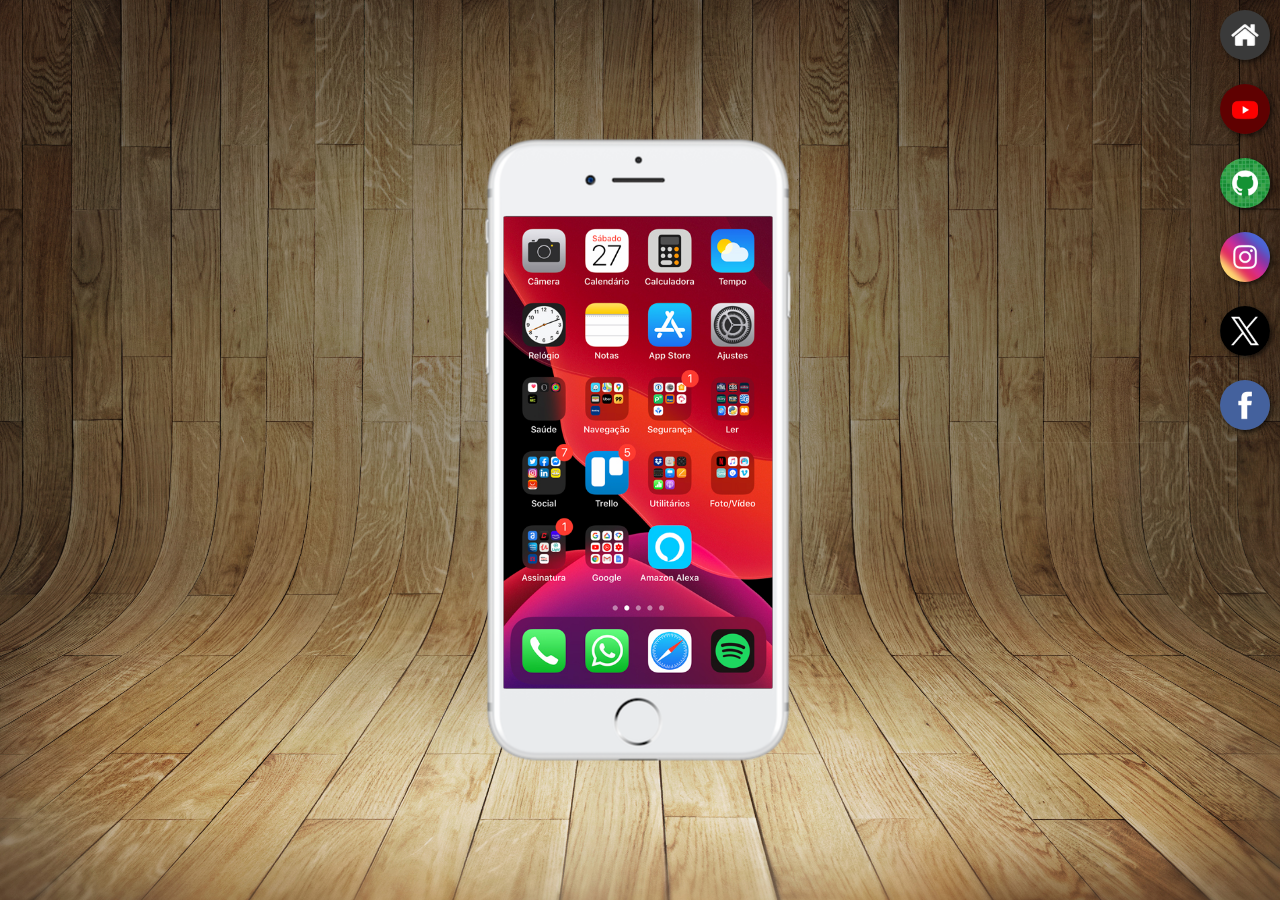
<file: index.html>
<!DOCTYPE html>
<html lang="pt-br">
<head>
    <meta charset="UTF-8">
    <meta name="viewport" content="width=device-width, initial-scale=1.0">
    <link rel="shortcut icon" href="favicon.ico" type="image/x-icon">
    <title>Projeto Redes Sociais</title>
    <link rel="stylesheet" href="estilos/style.css">
</head>
<body>
    <main>
        <section id="telefone">
            <iframe  id="tela" src="home.html" name="tela" frameborder="0">Seu navegador não é compatível com isso.</iframe>

        </section>
        <section id="redes-sociais">
            <a href="home.html" target="tela"><img src="imagens/logo-home.jpg" alt=""></a><br>
            <a href="youtube.html" target="tela"><img src="imagens/logo-youtube.jpg" alt=""></a><br>
            <a href="github.html" target="tela"><img src="imagens/logo-github.jpg" alt=""></a><br>
            <a href="instagram.html" target="tela"><img src="imagens/logo-instagram.jpg" alt=""></a><br>
            <a href="x.html" target="tela"><img src="imagens/logo-x.jpg" alt=""></a><br>
            <a href="facebook.html" target="tela"><img src="imagens/logo-facebook.jpg" alt=""></a>

        </section>
    </main>
</body>
</html>
</file>
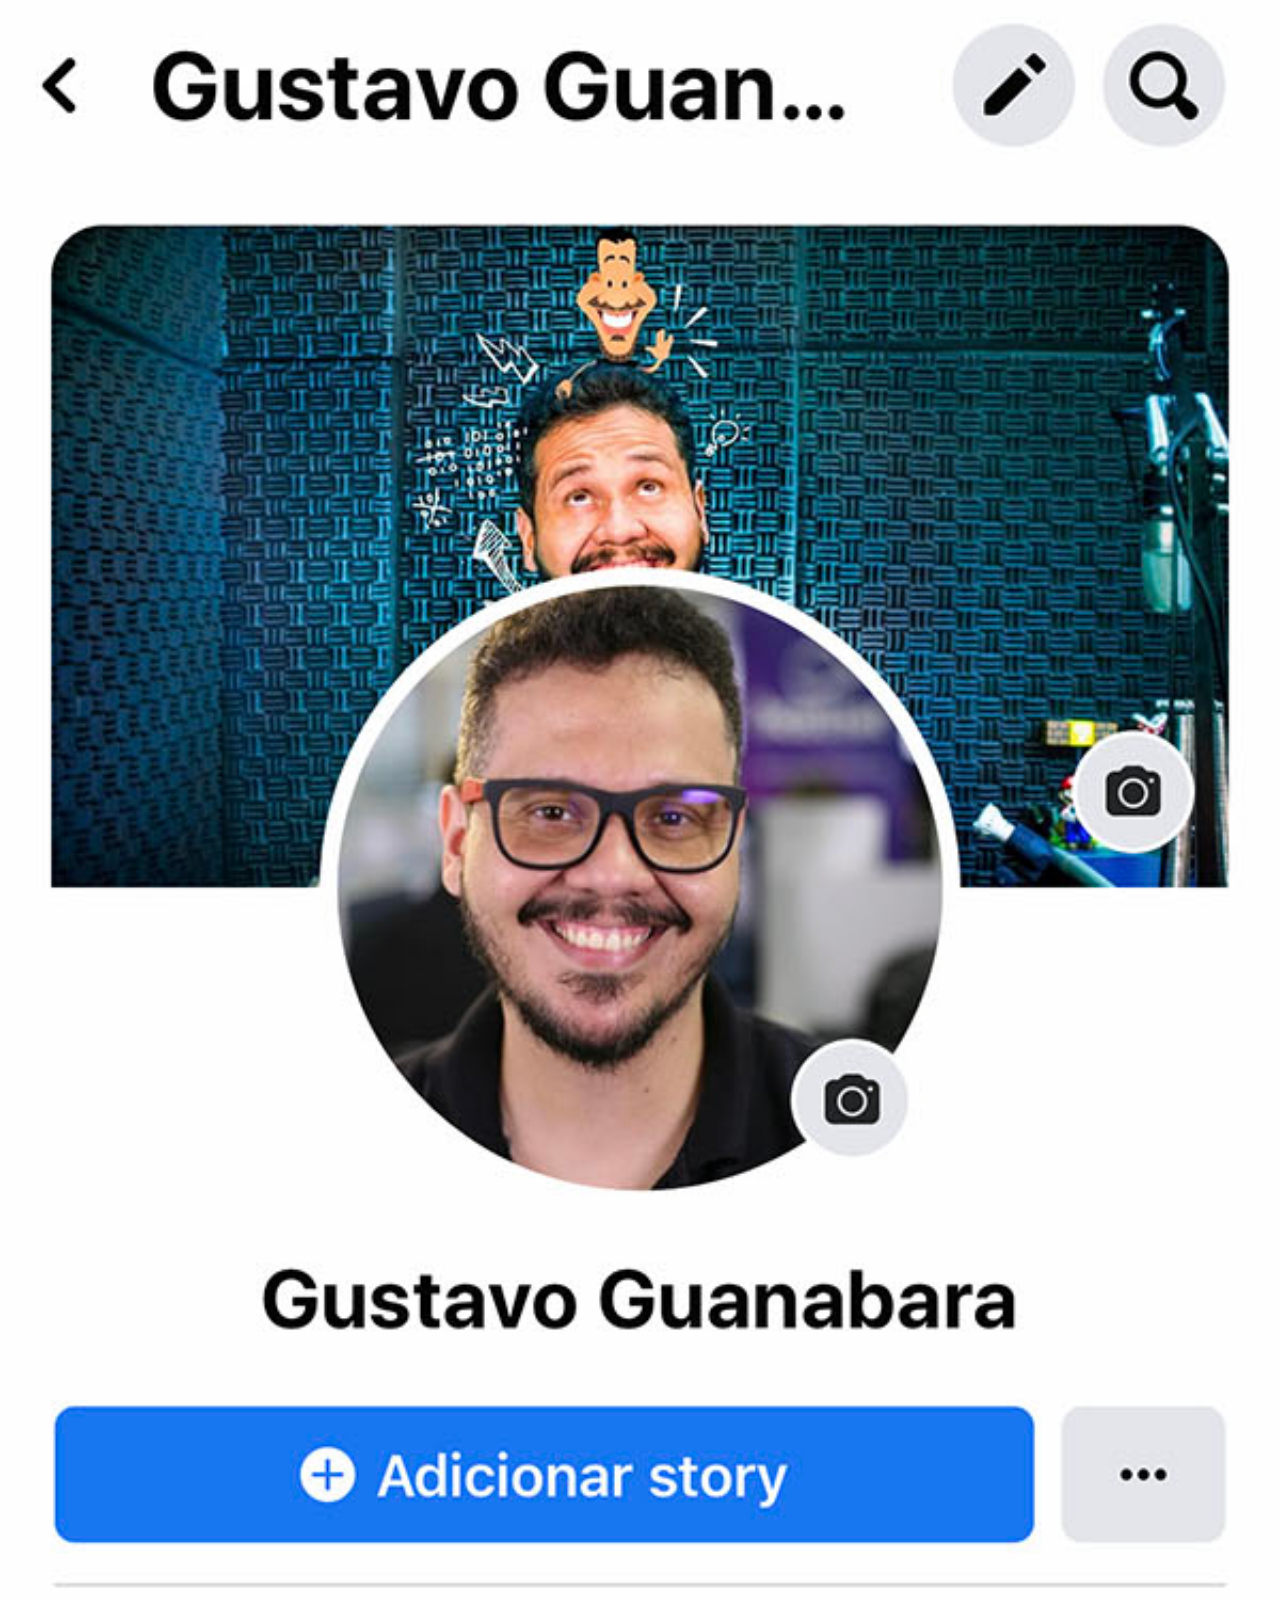
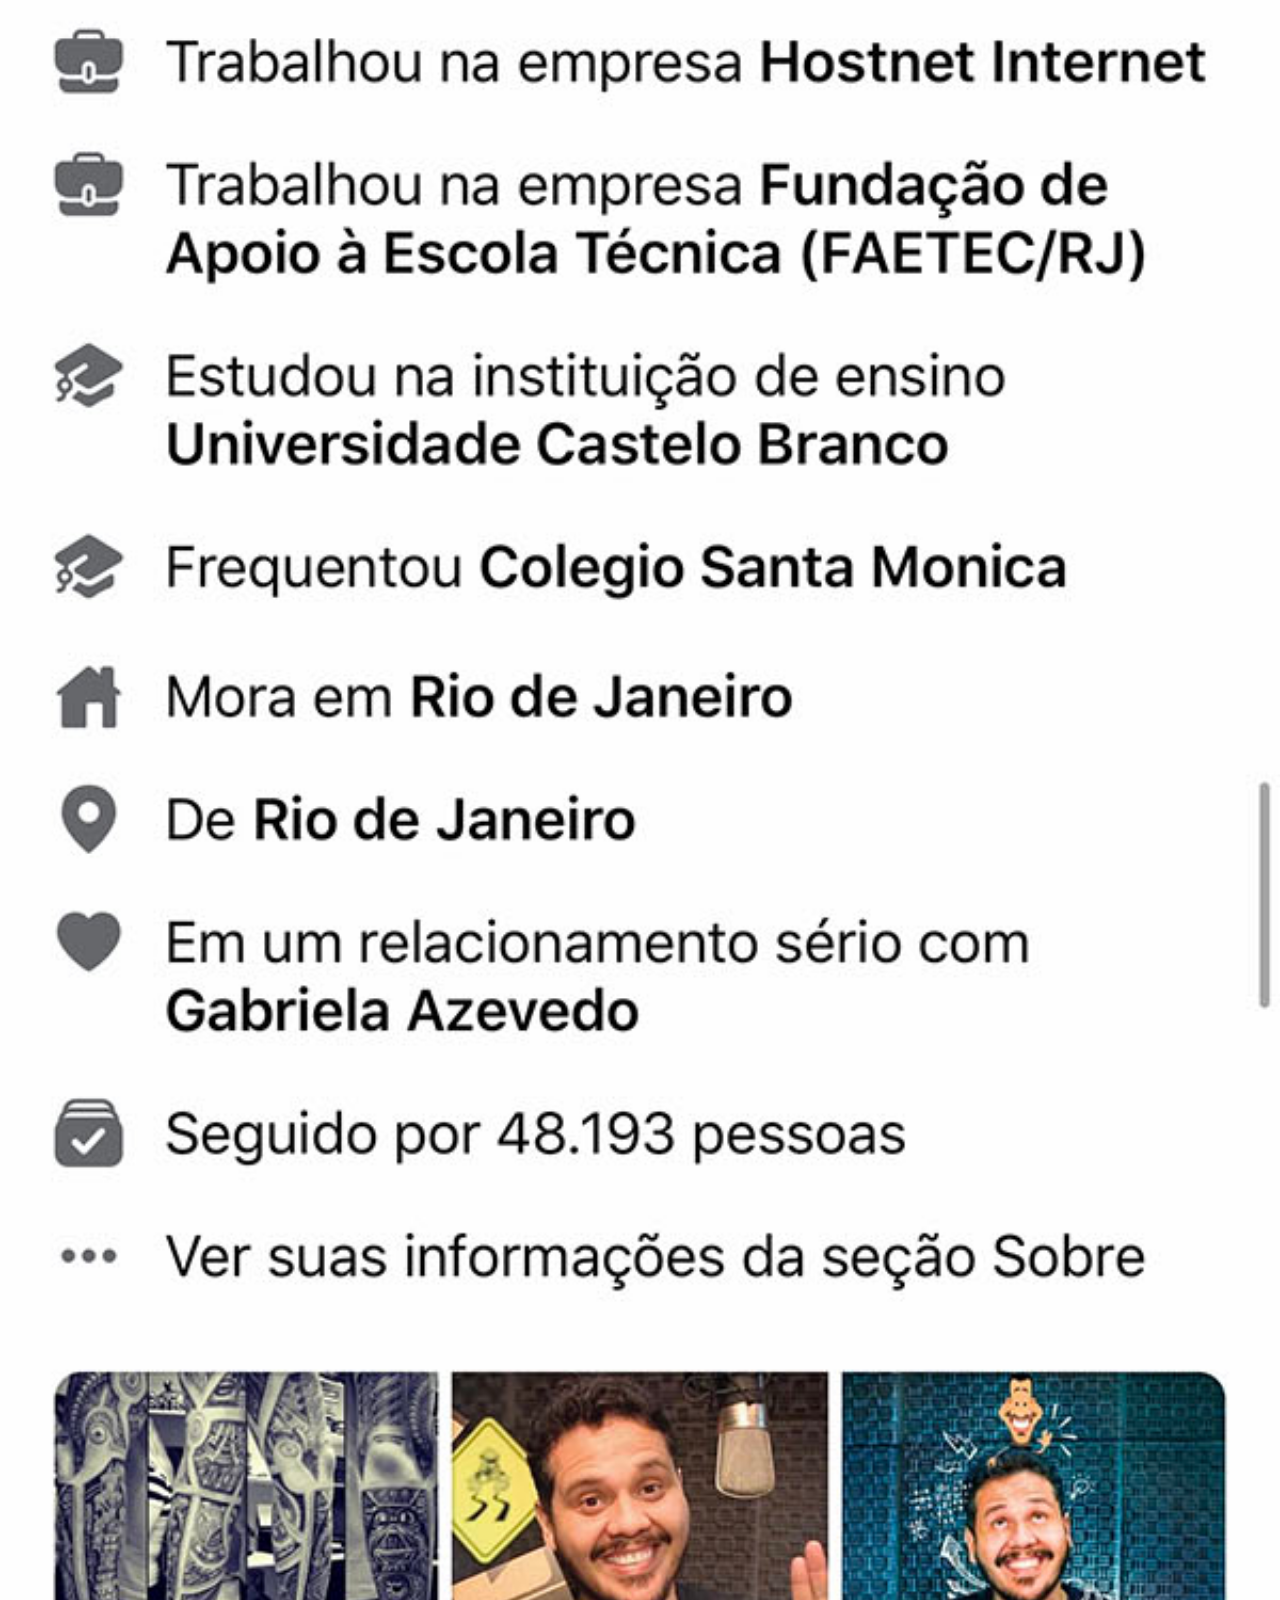
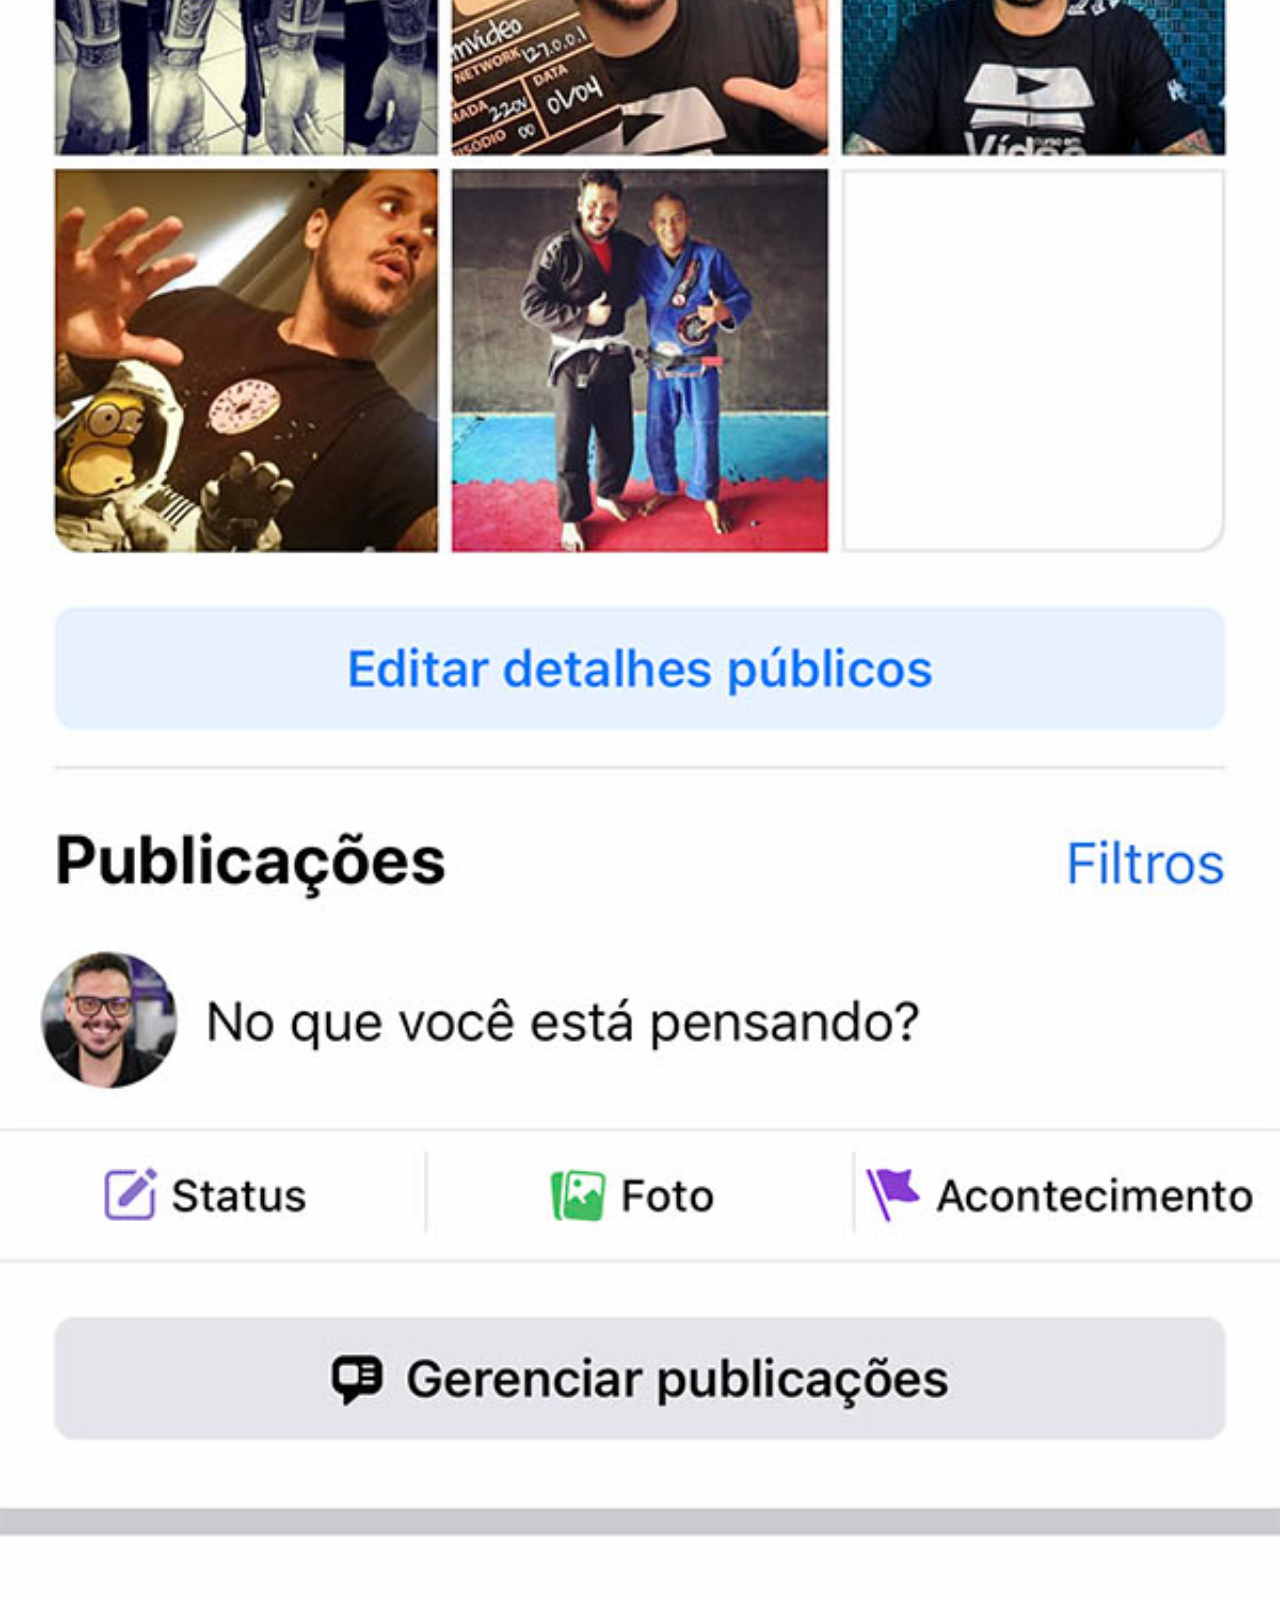
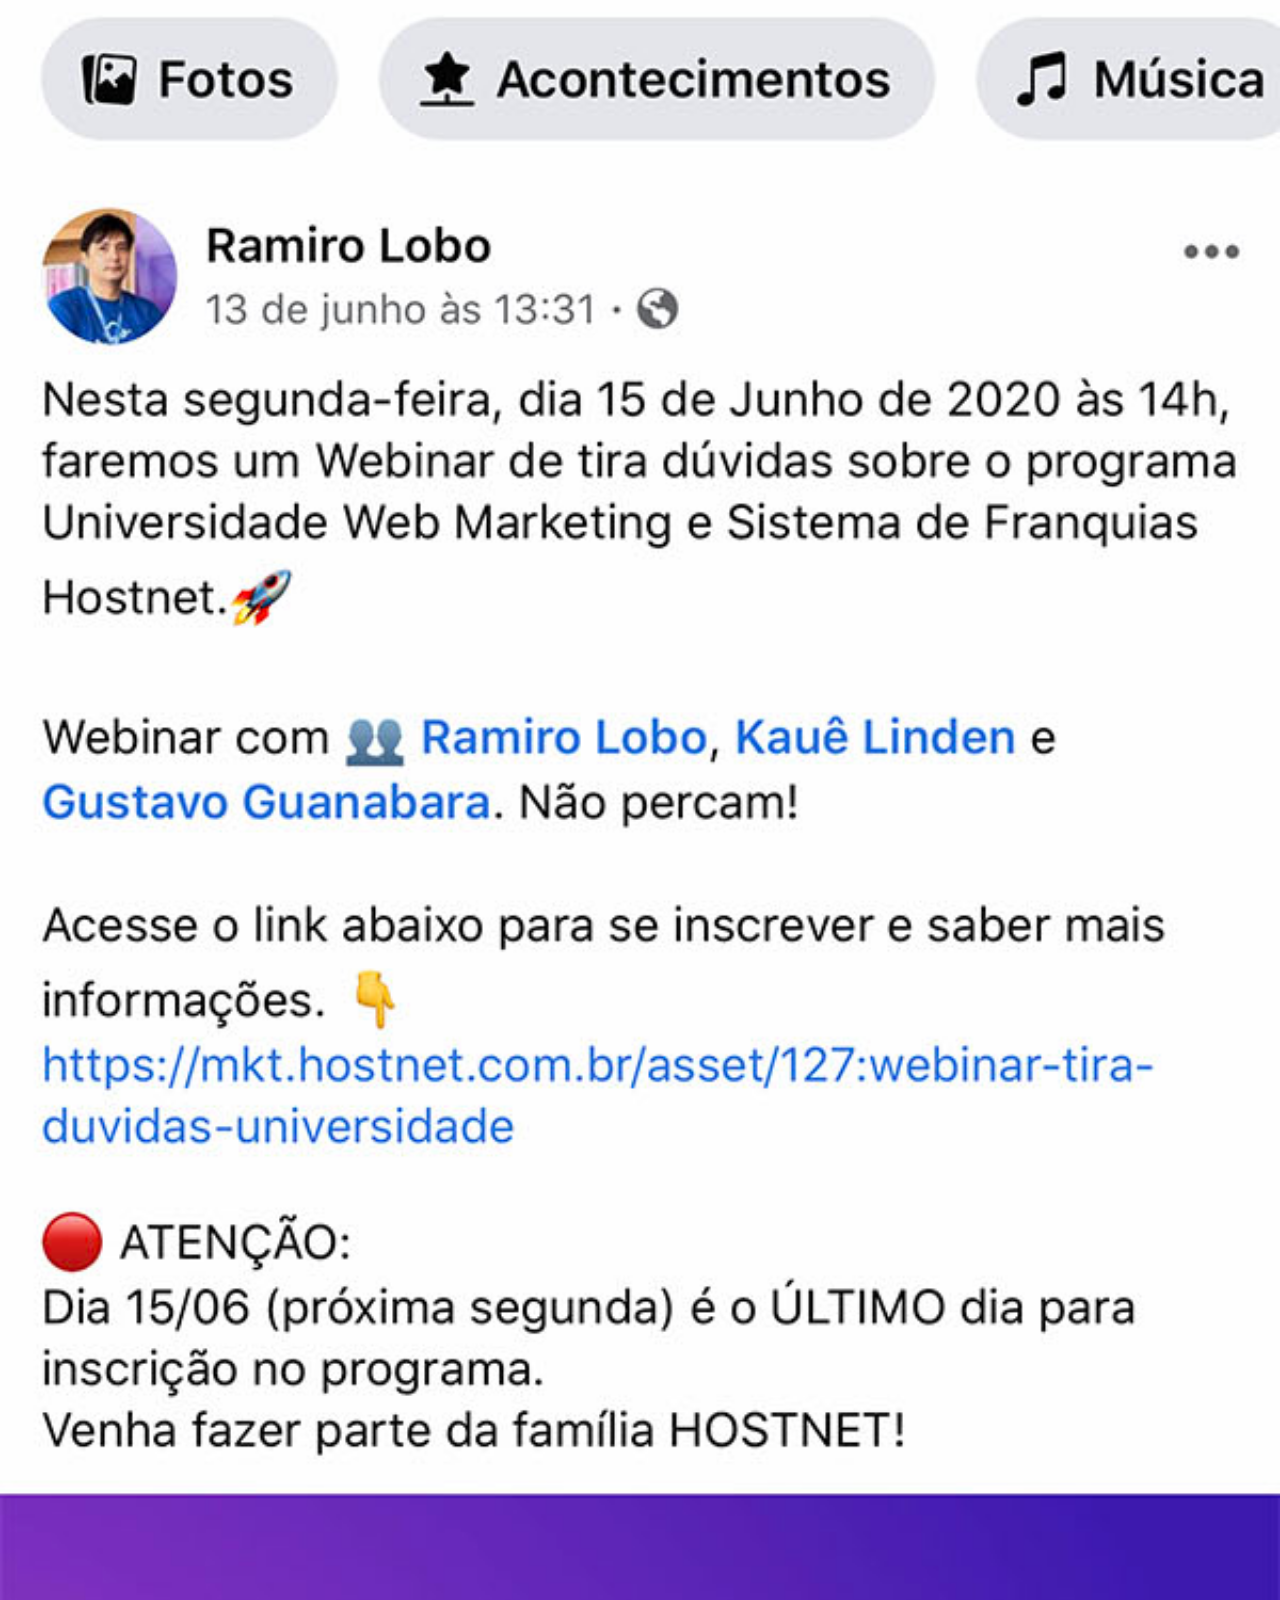
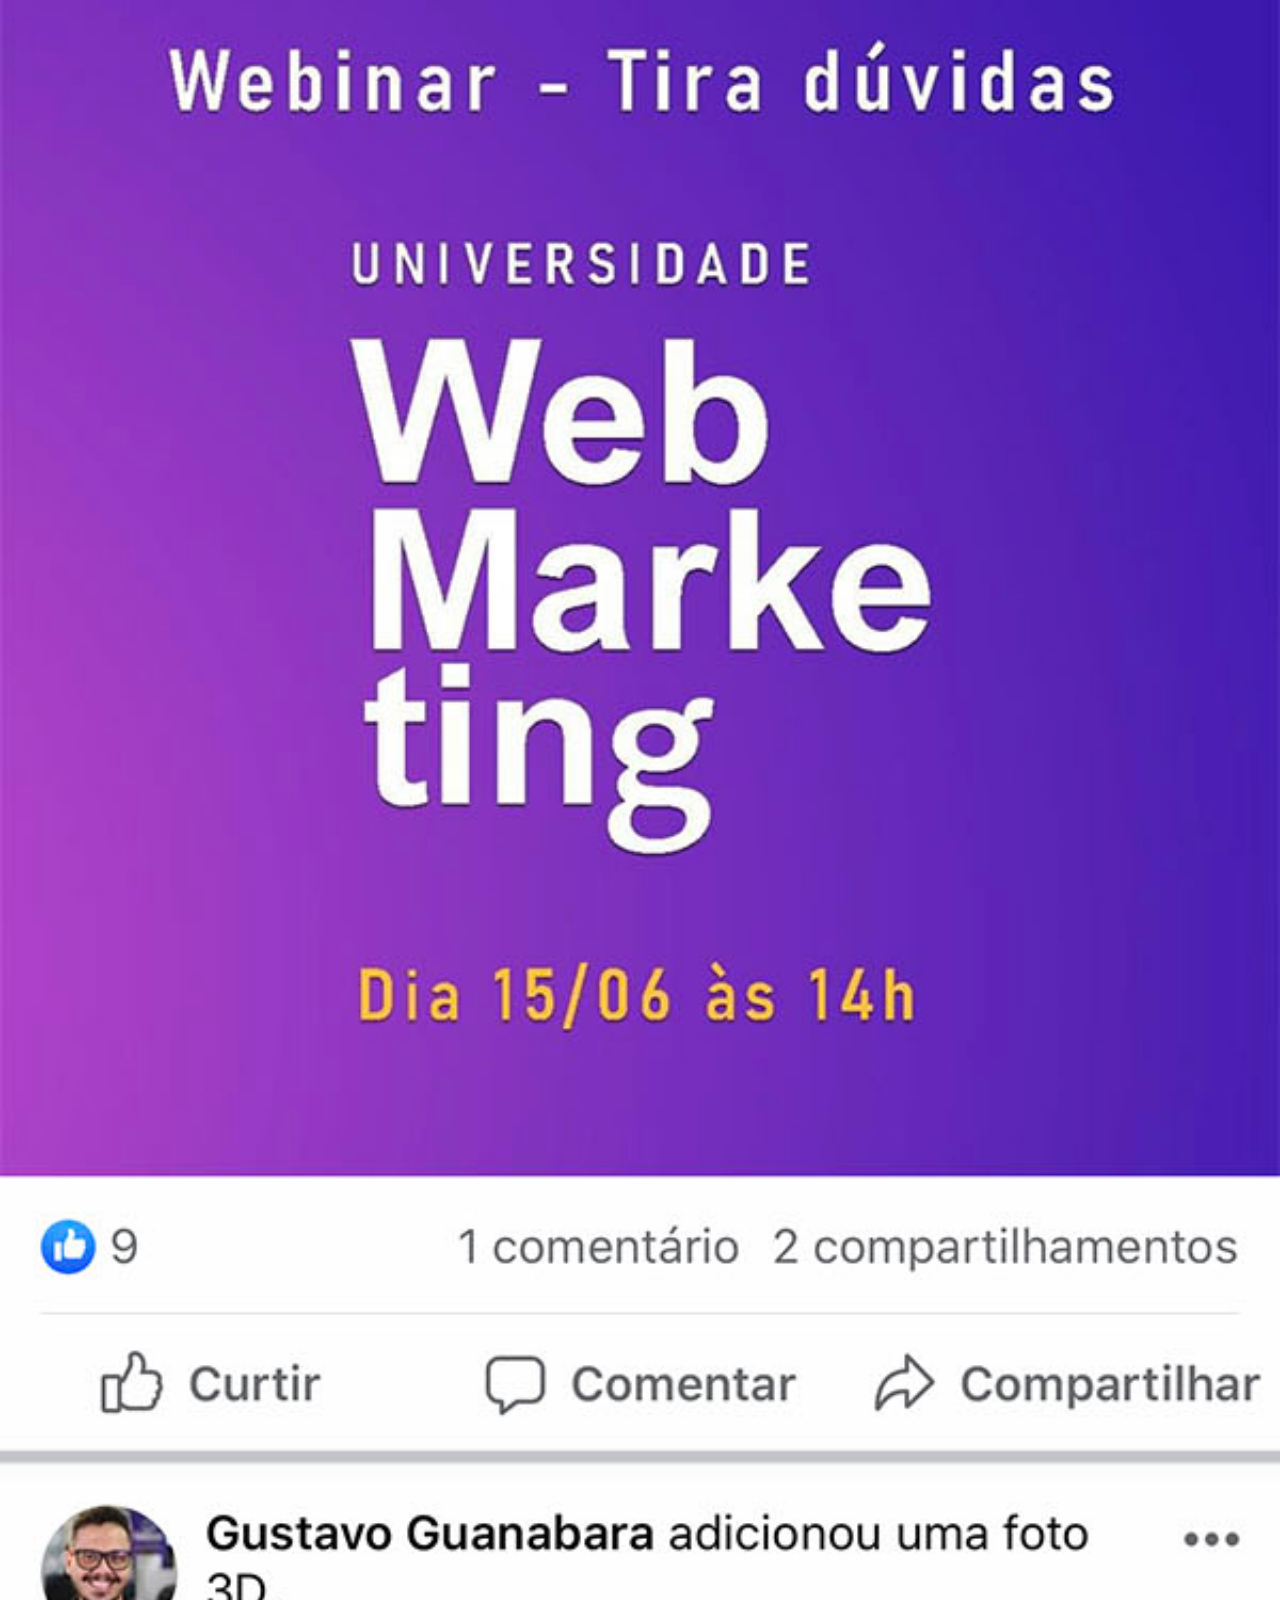
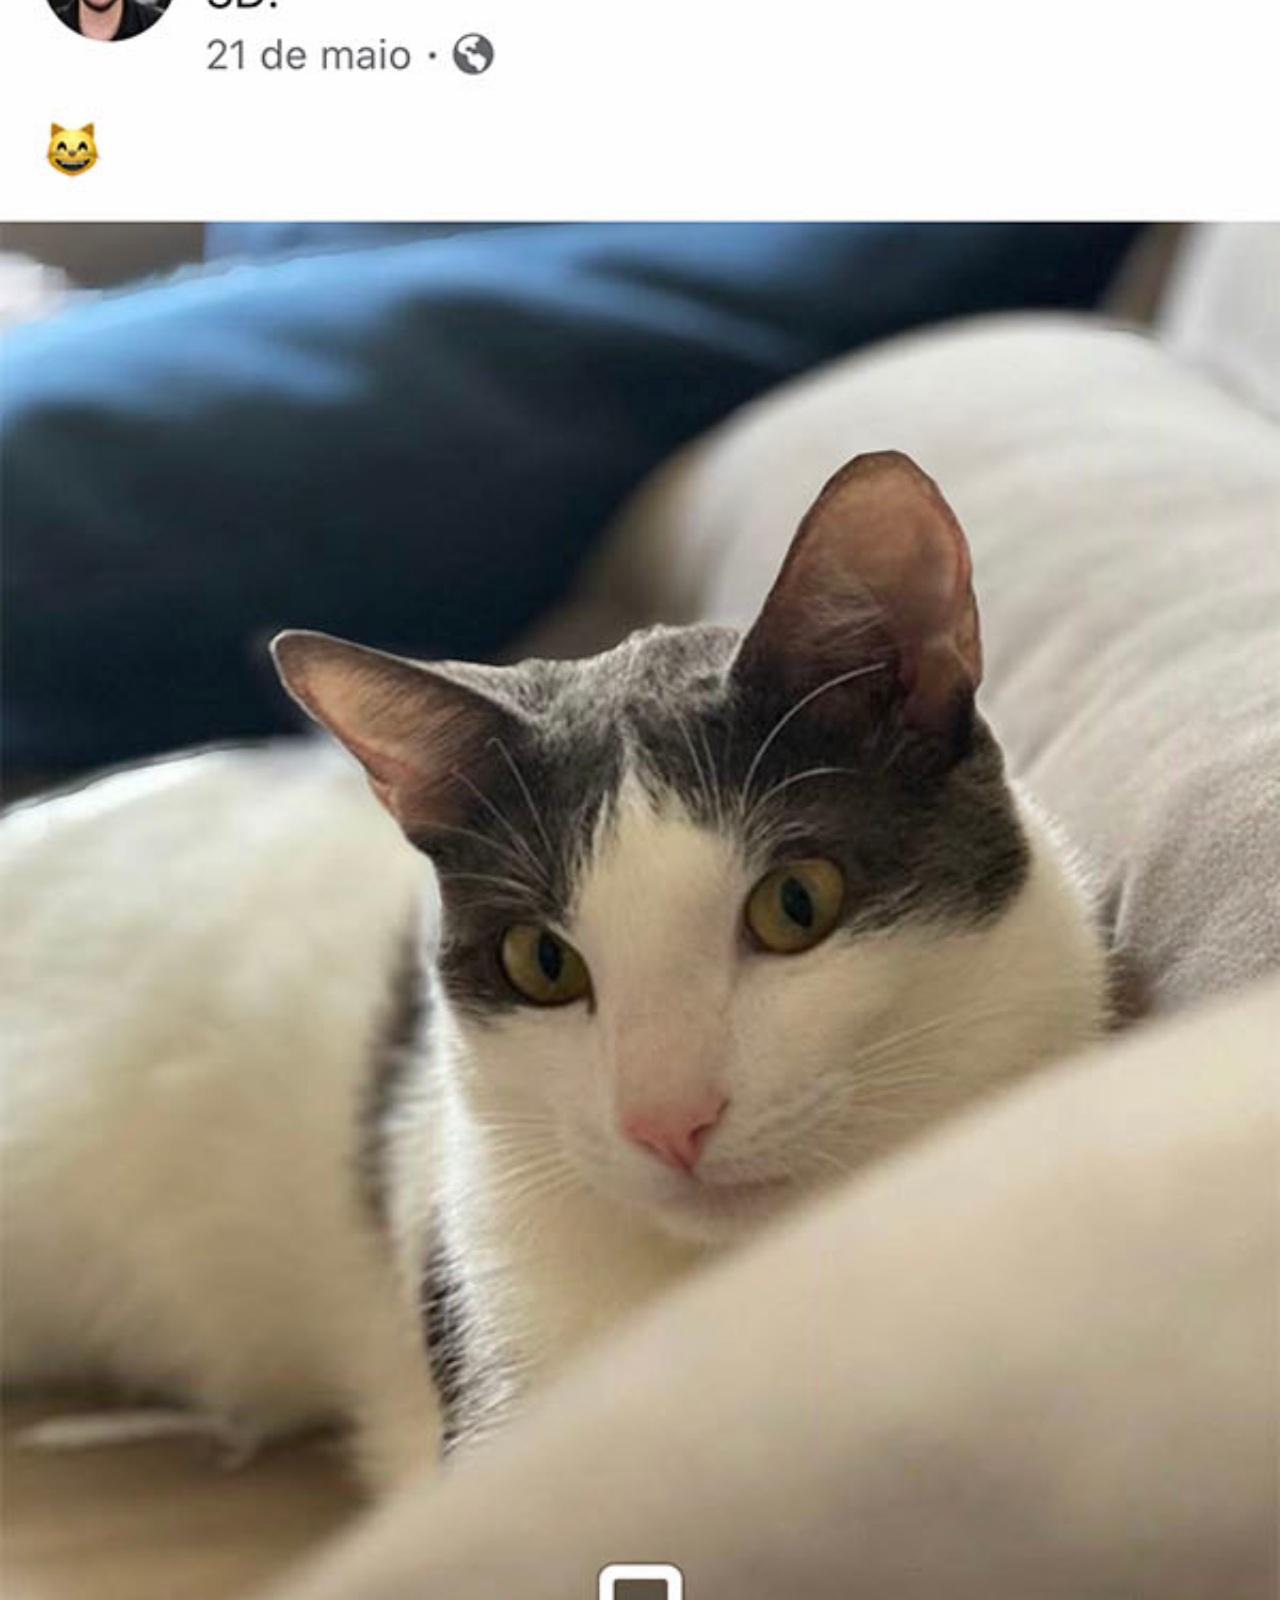
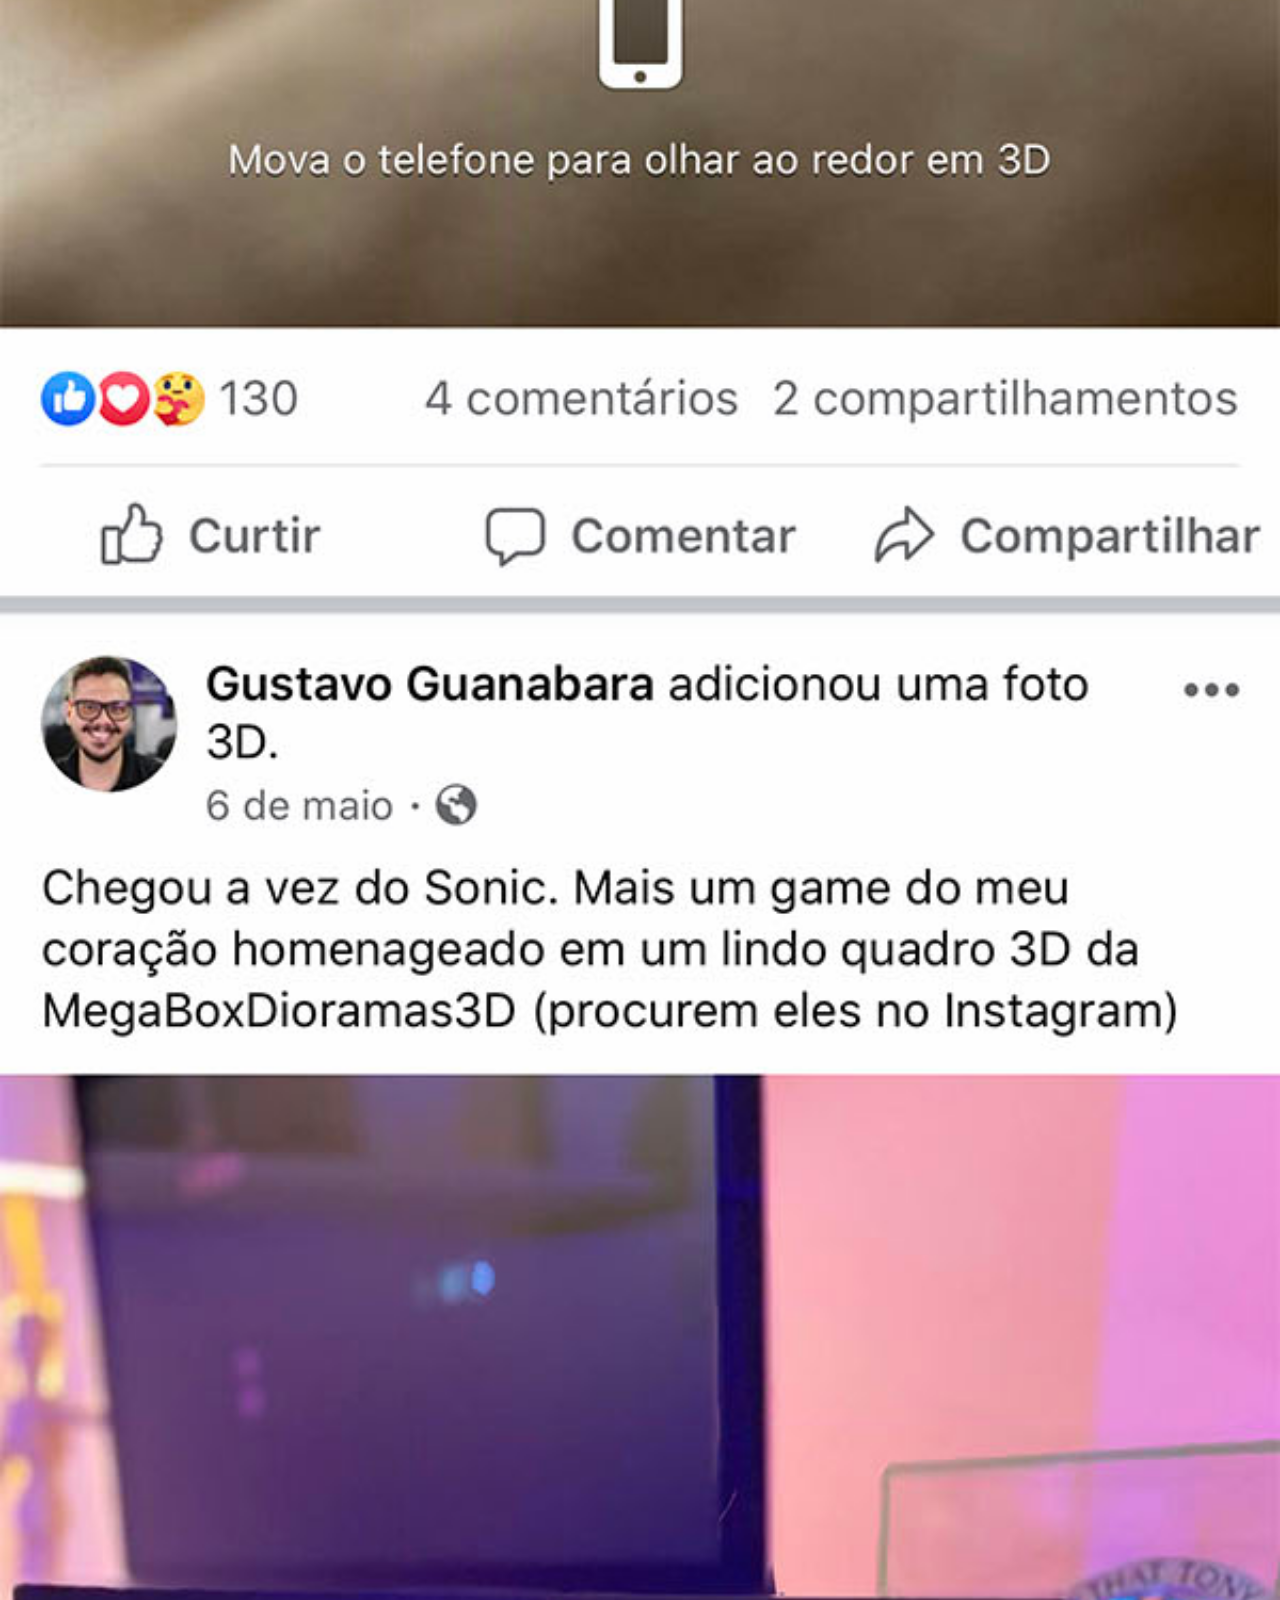
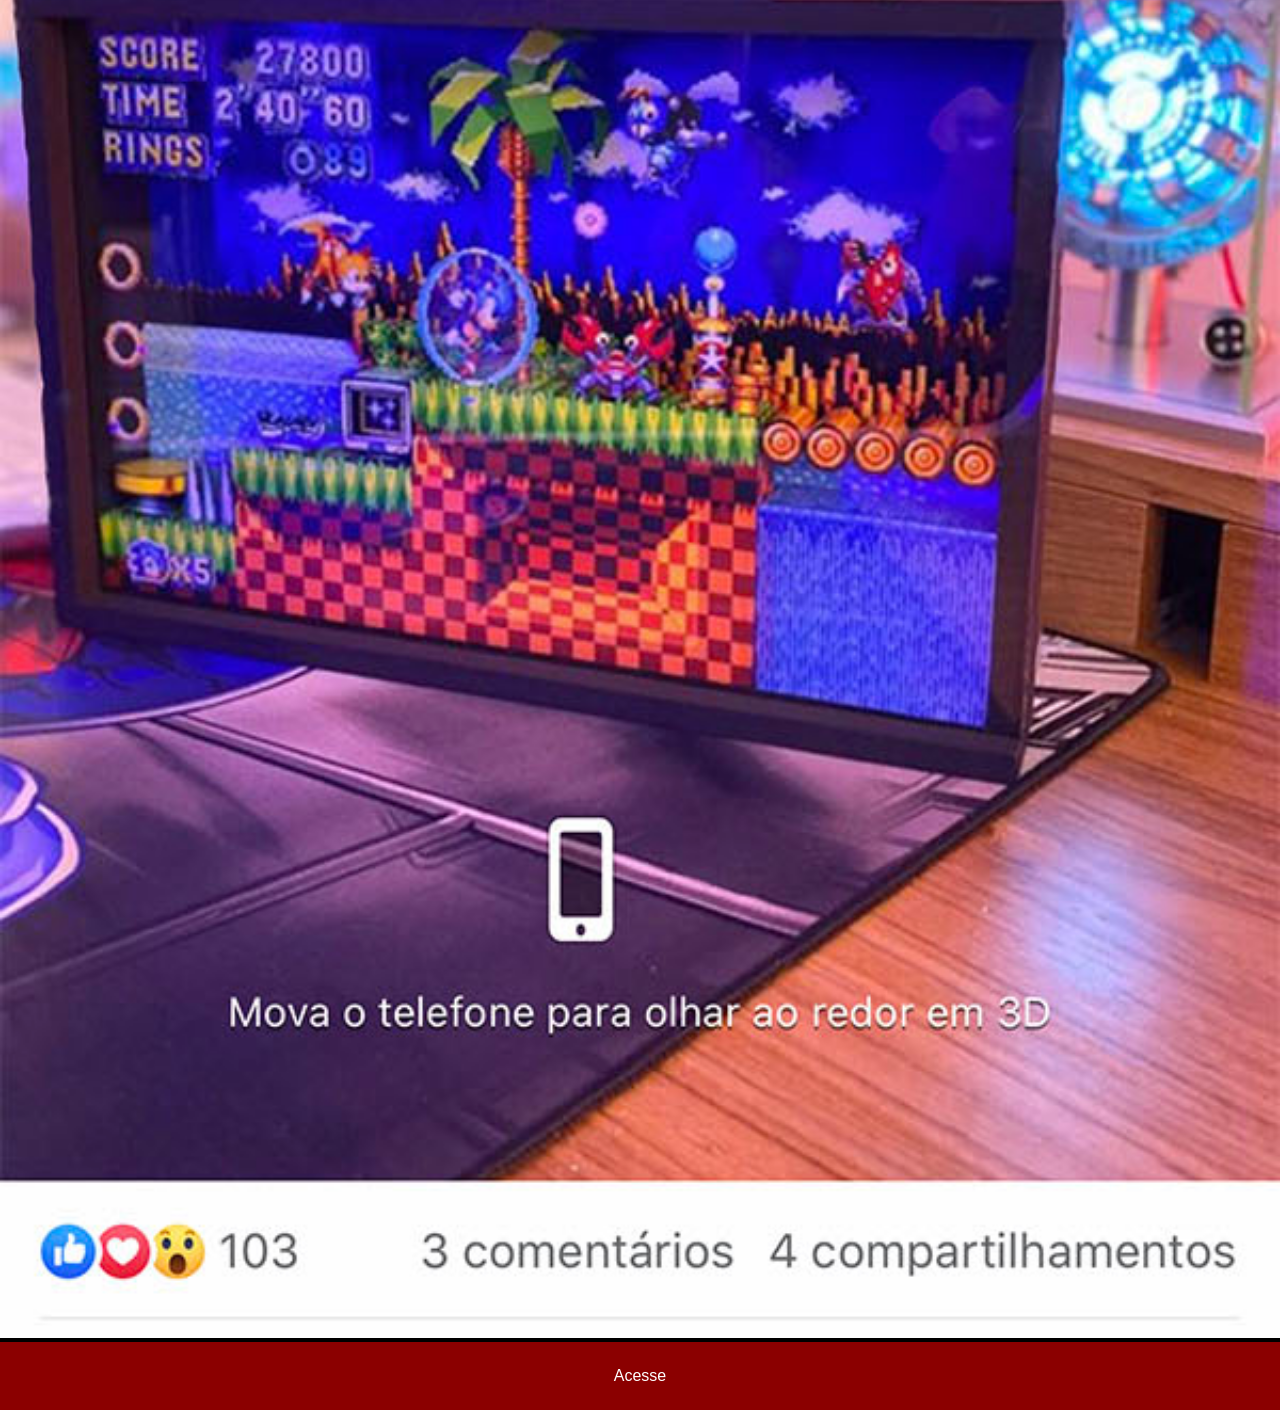
<file: facebook.html>
<!DOCTYPE html>
<html lang="en">
<head>
    <meta charset="UTF-8">
    <meta name="viewport" content="width=device-width, initial-scale=1.0">
    <title>Facebook</title>
    <link rel="stylesheet" href="estilos/social.css">
</head>
<body>
    <img src="imagens/tela-facebook.jpg" alt="Facebook">
    <a href="https://www.facebook.com/gustavoguanabara" target="_blank">Acesse</a>
</body>
</html>
</file>
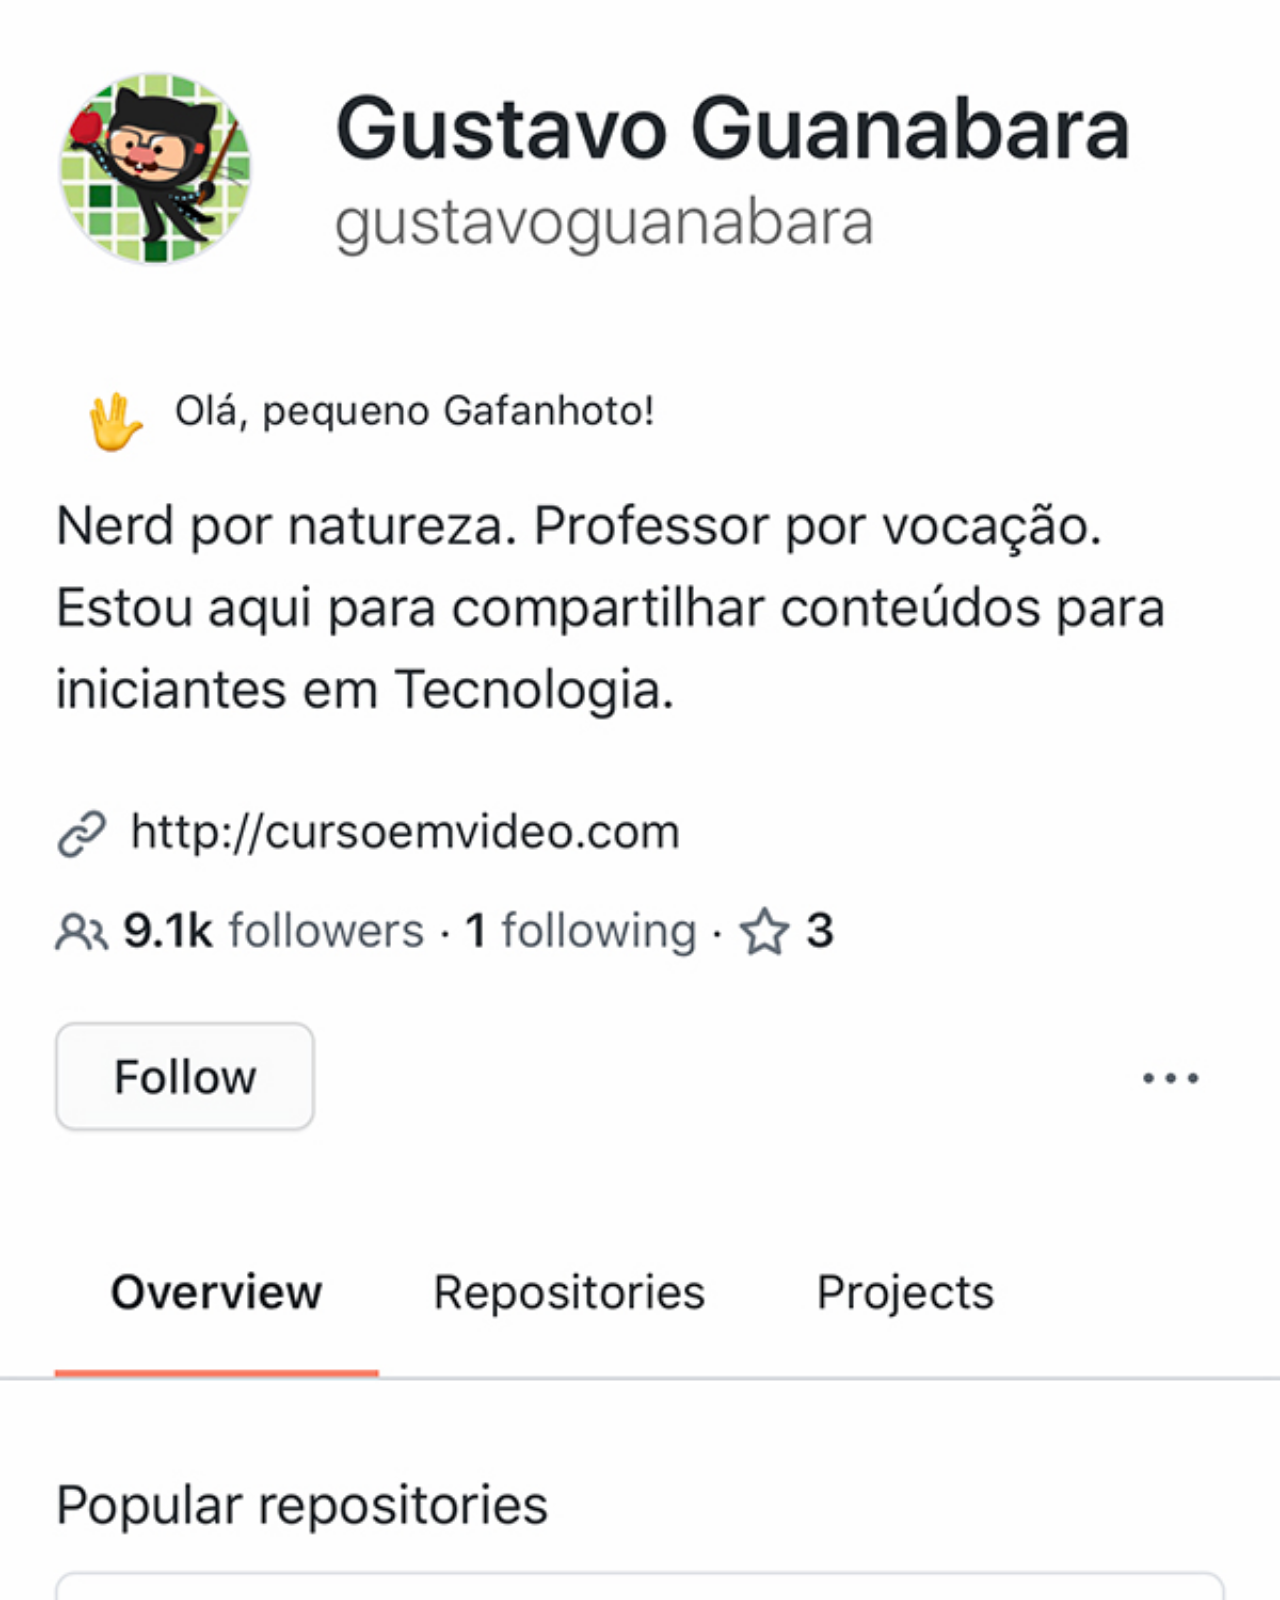
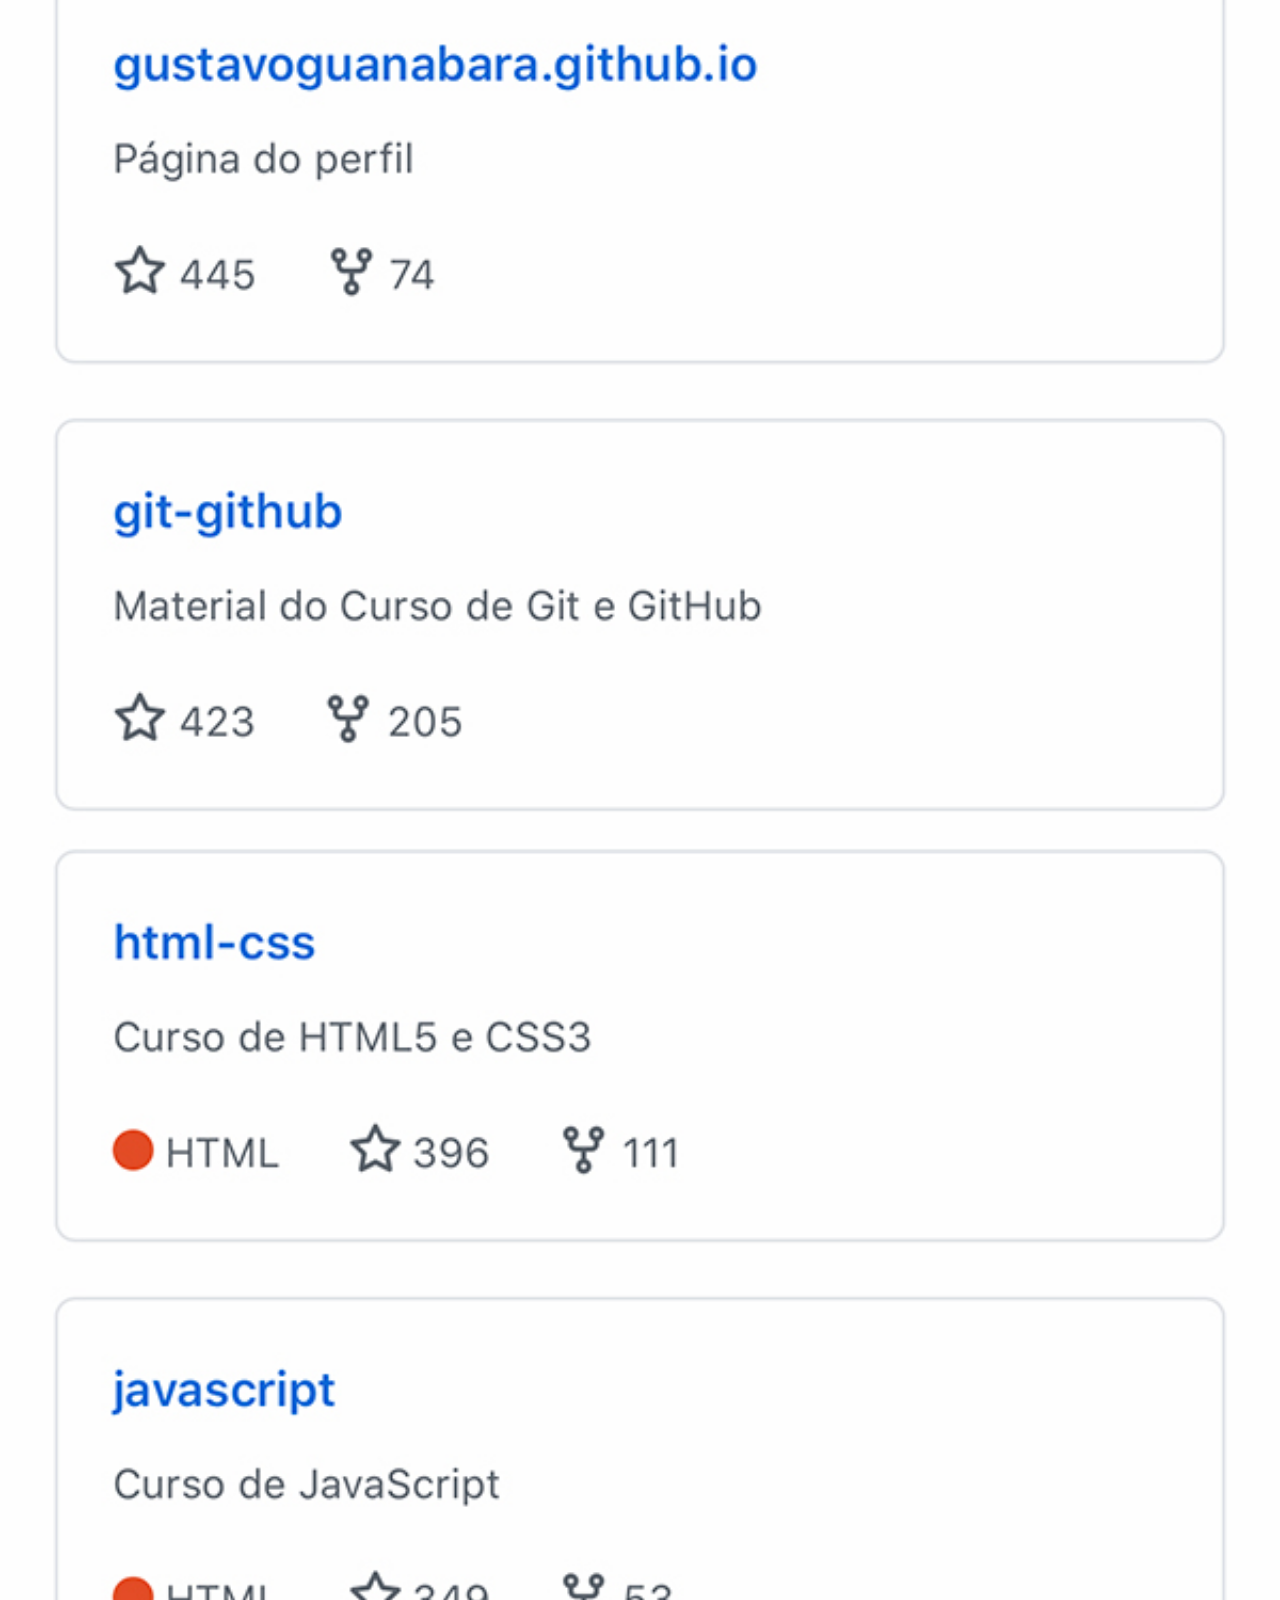
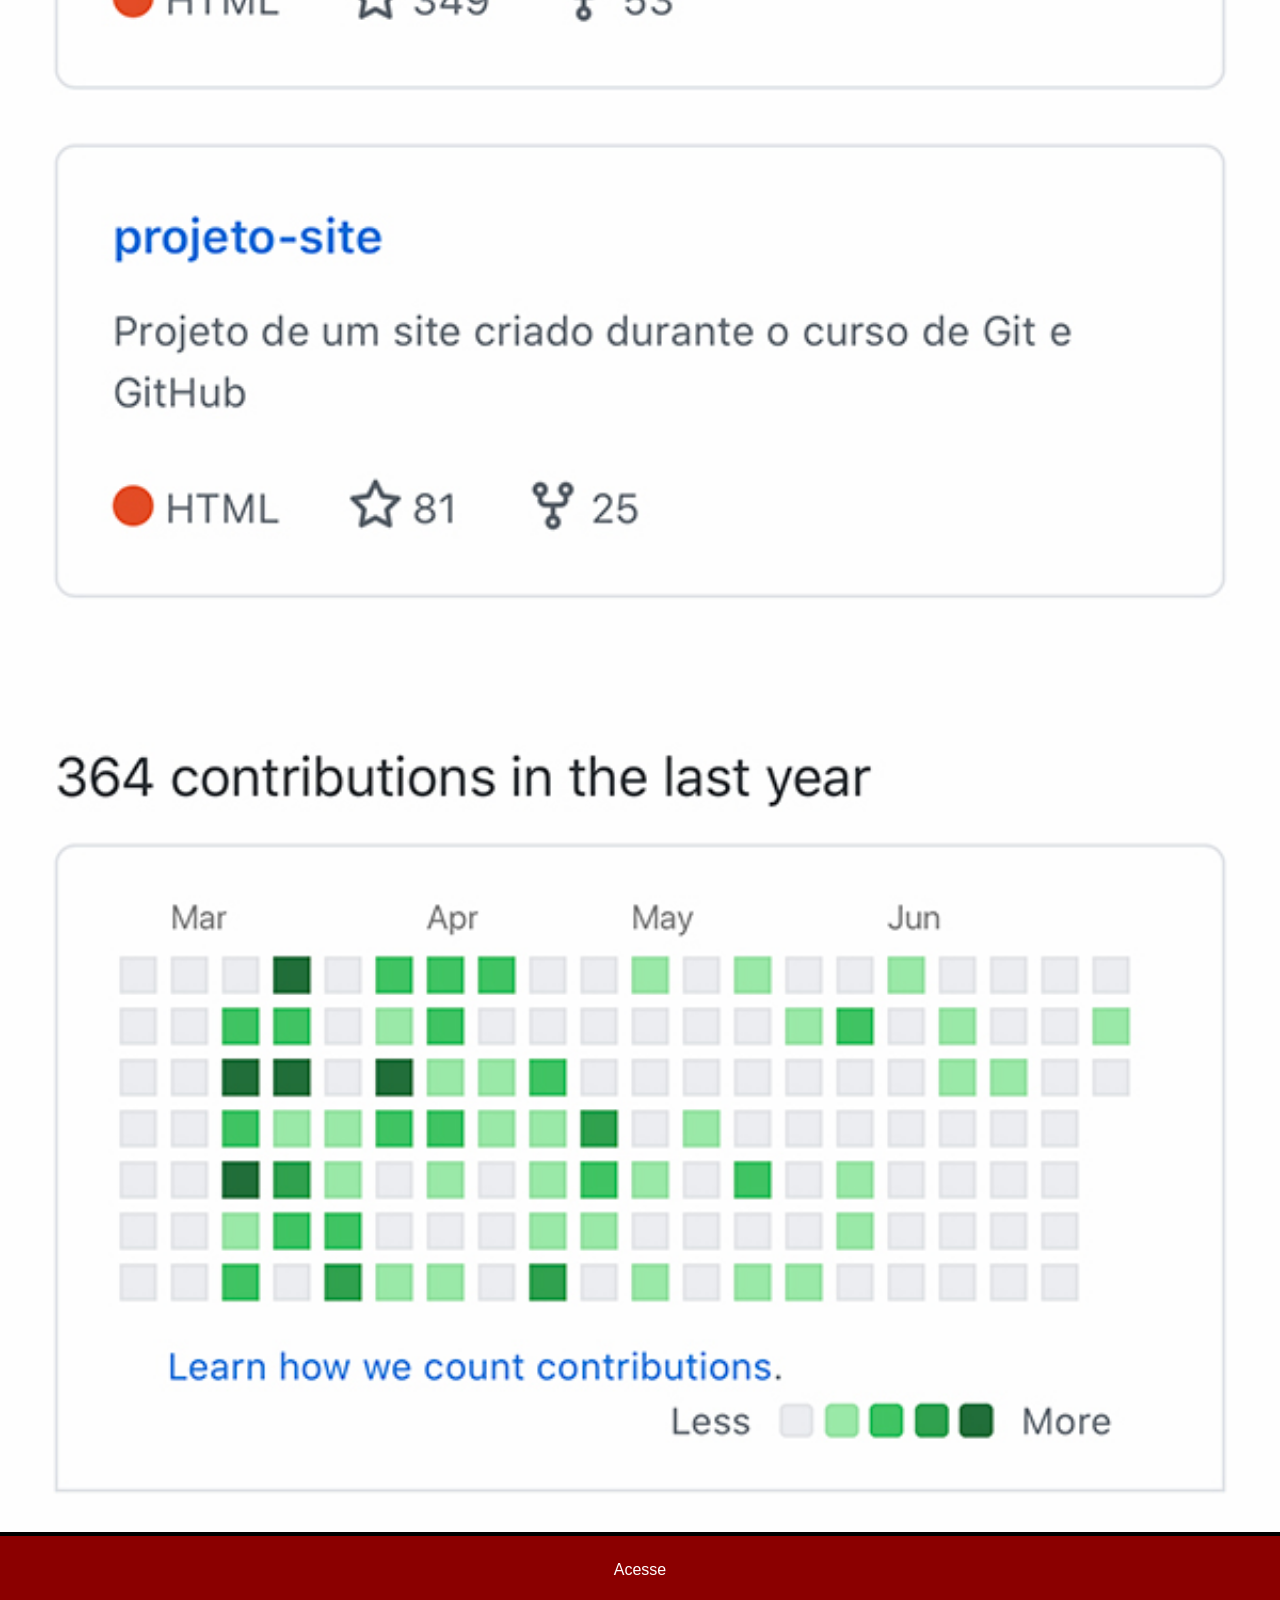
<file: github.html>
<!DOCTYPE html>
<html lang="pt-br">
<head>
    <meta charset="UTF-8">
    <meta name="viewport" content="width=device-width, initial-scale=1.0">
    <title>GitHub</title>
    <link rel="stylesheet" href="estilos/social.css">
</head>
<body>
    <img src="imagens/tela-github.jpg" alt="GitHub">
    <a href="https://github.com/gustavoguanabara" target="_blank">Acesse</a>
</body>
</html>
</file>
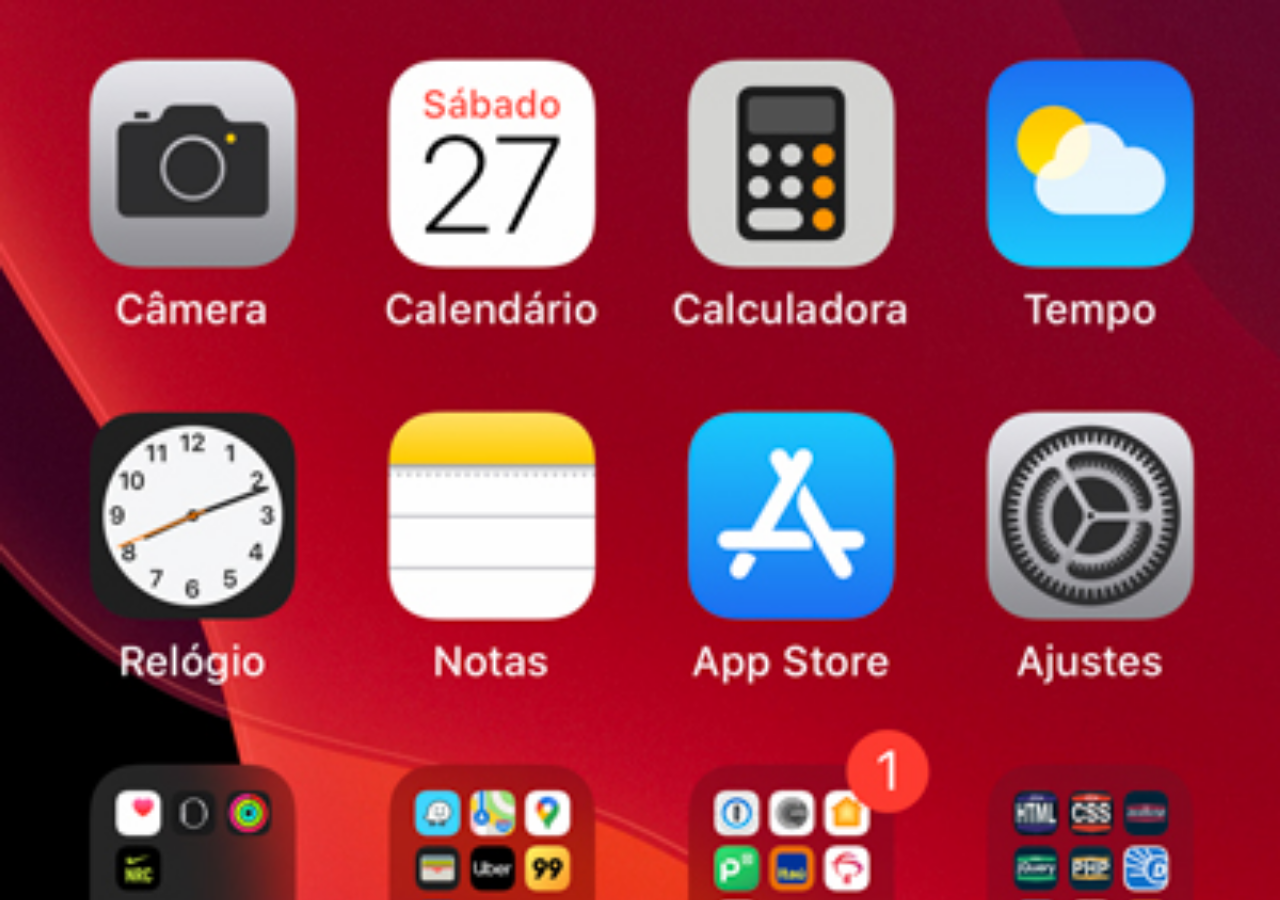
<file: home.html>
<!DOCTYPE html>
<html lang="pt-br">
<head>
    <meta charset="UTF-8">
    <meta name="viewport" content="width=device-width, initial-scale=1.0">
    <title>Home</title>
    <style>

        * {
            margin: 0px;
            padding: 0px;
        }

        body {
            width: 100vw;
            height: 100vh;
            background: black url('imagens/tela-home.jpg') no-repeat top center;
            background-size: cover;
        }
    </style>
</head>
<body>
    
</body>
</html>
</file>
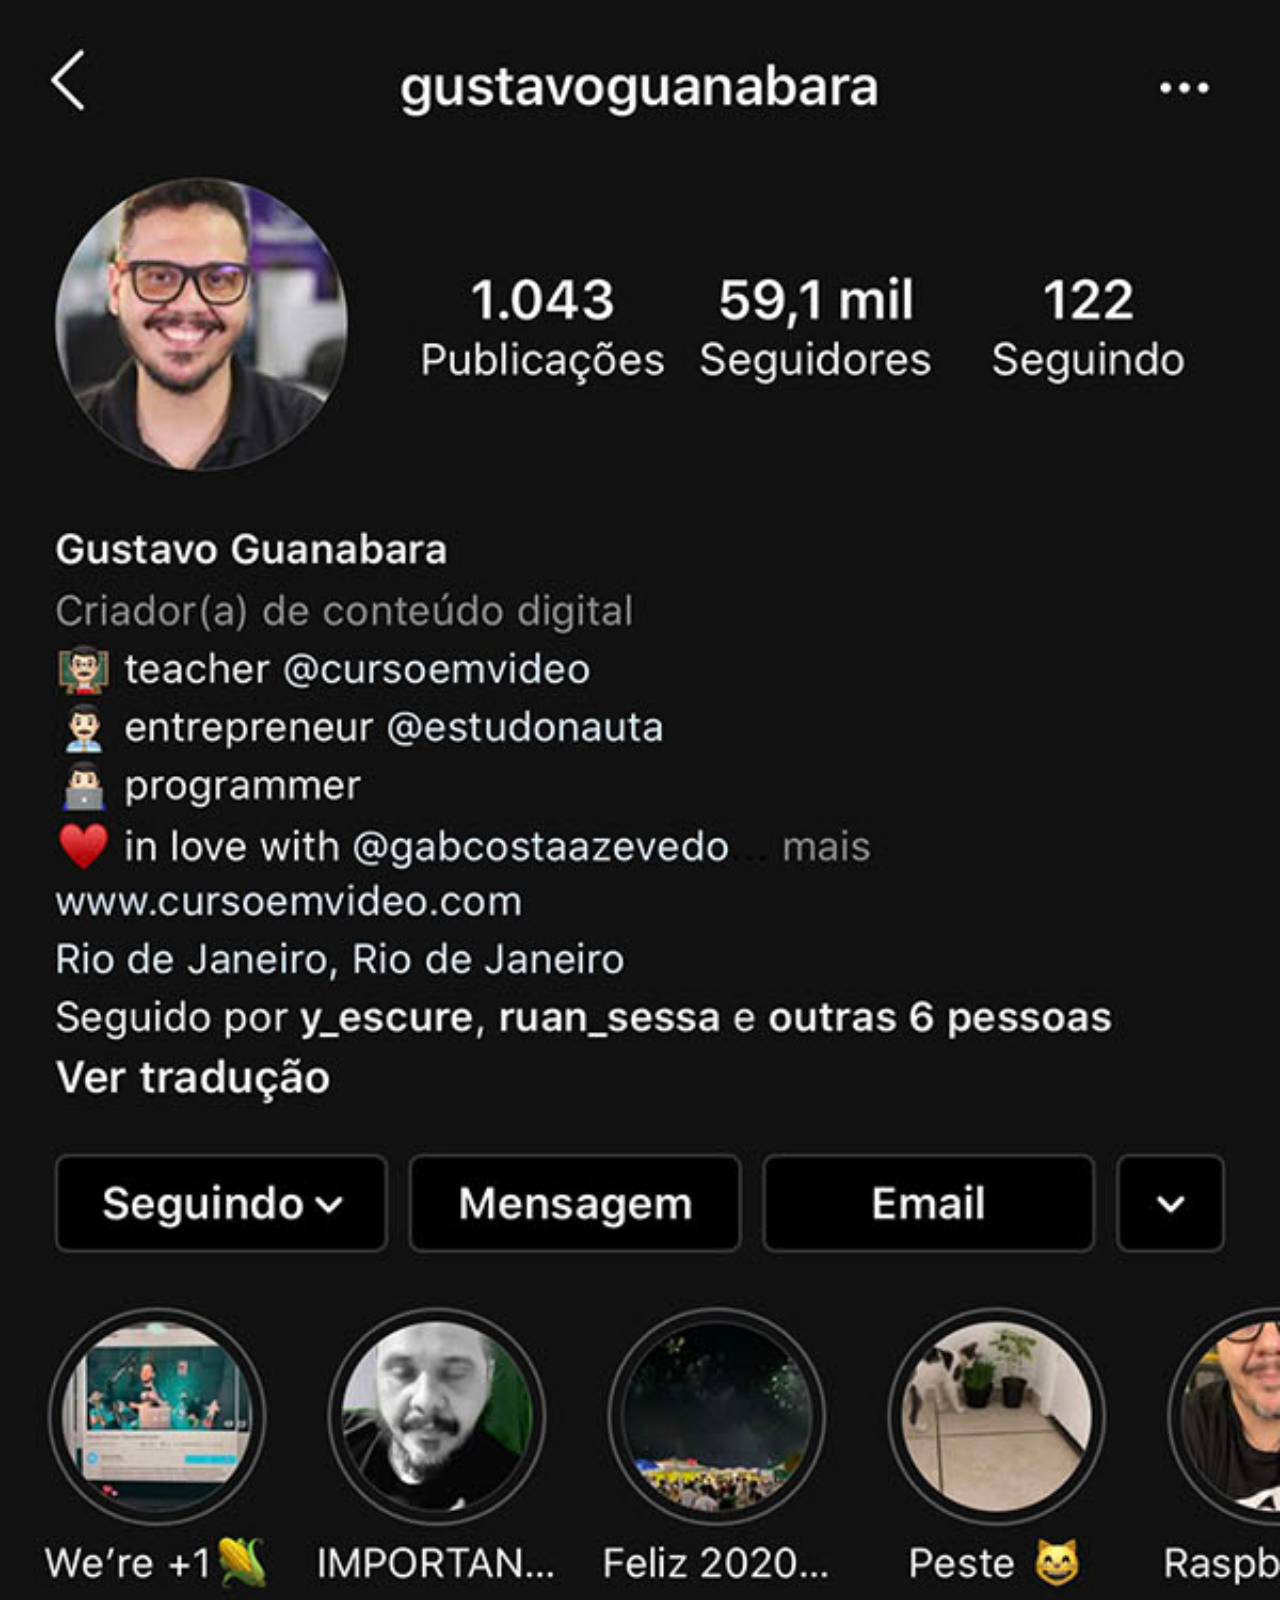
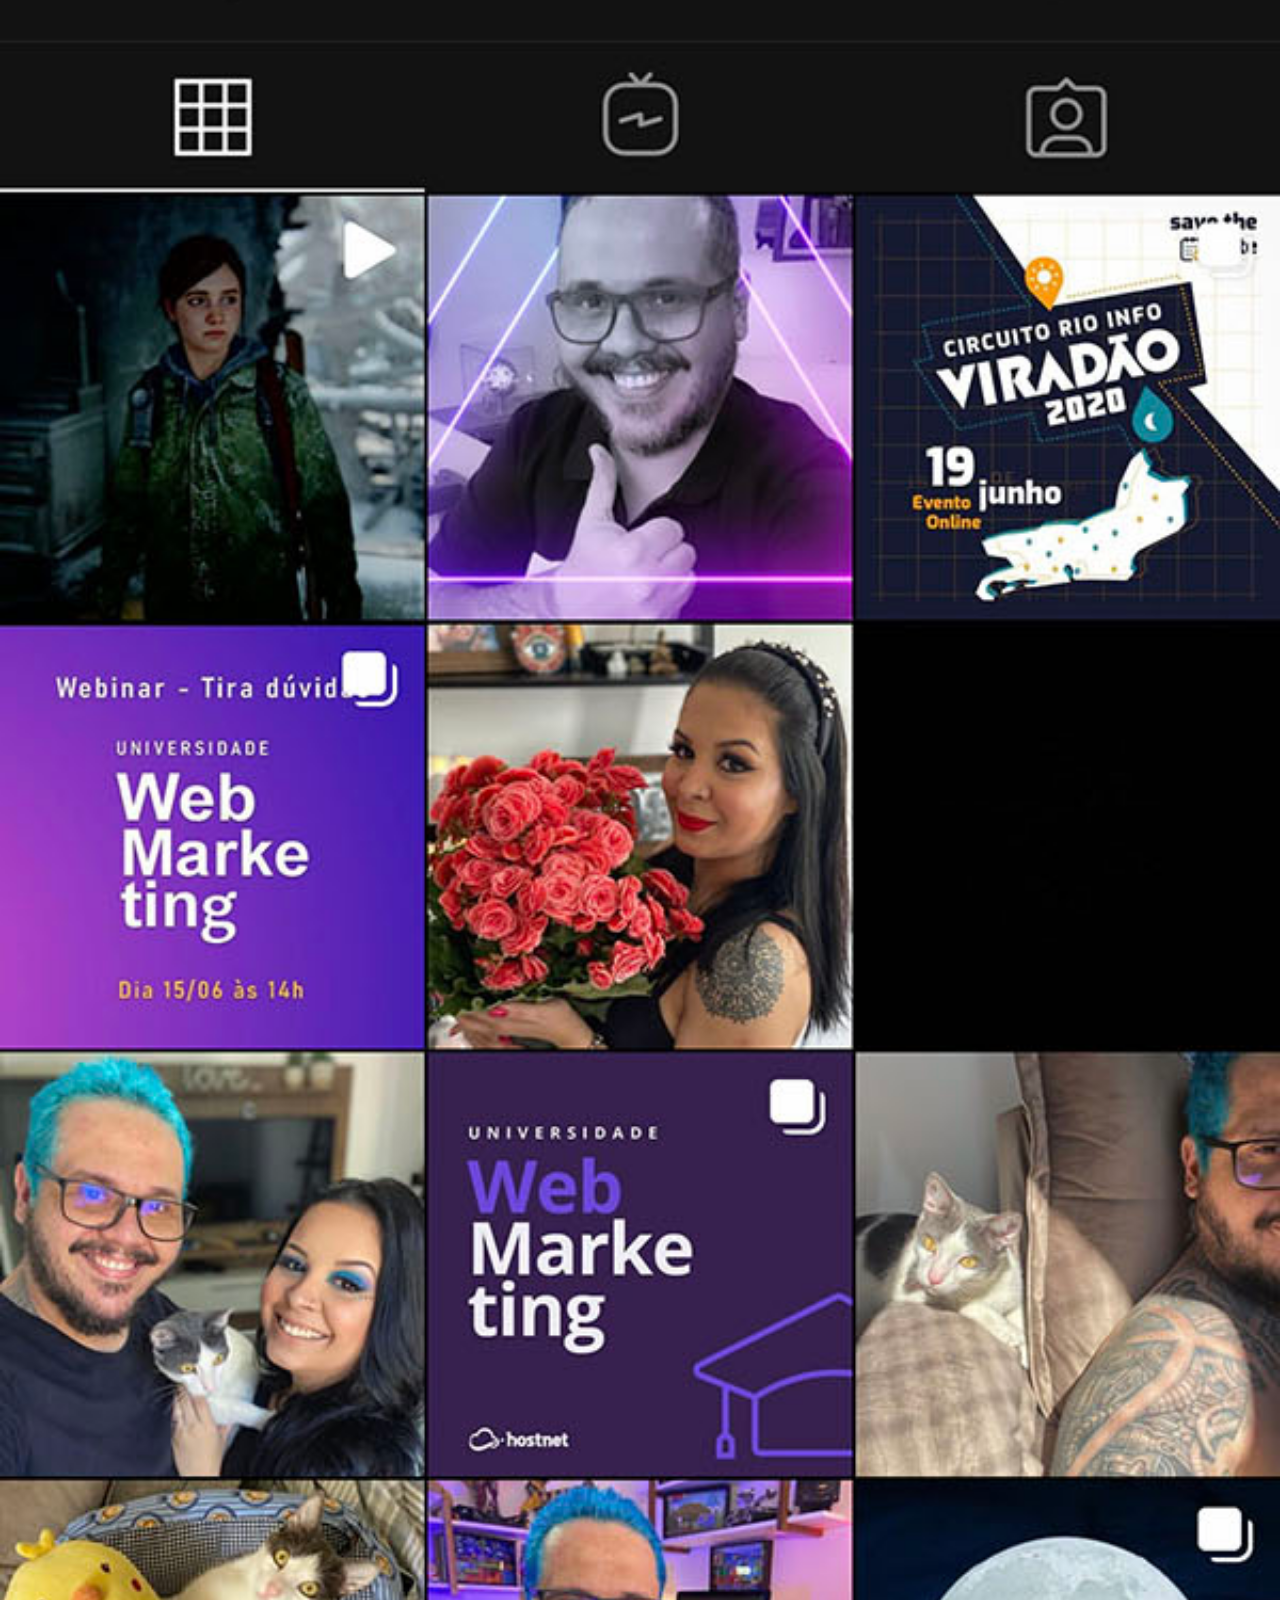
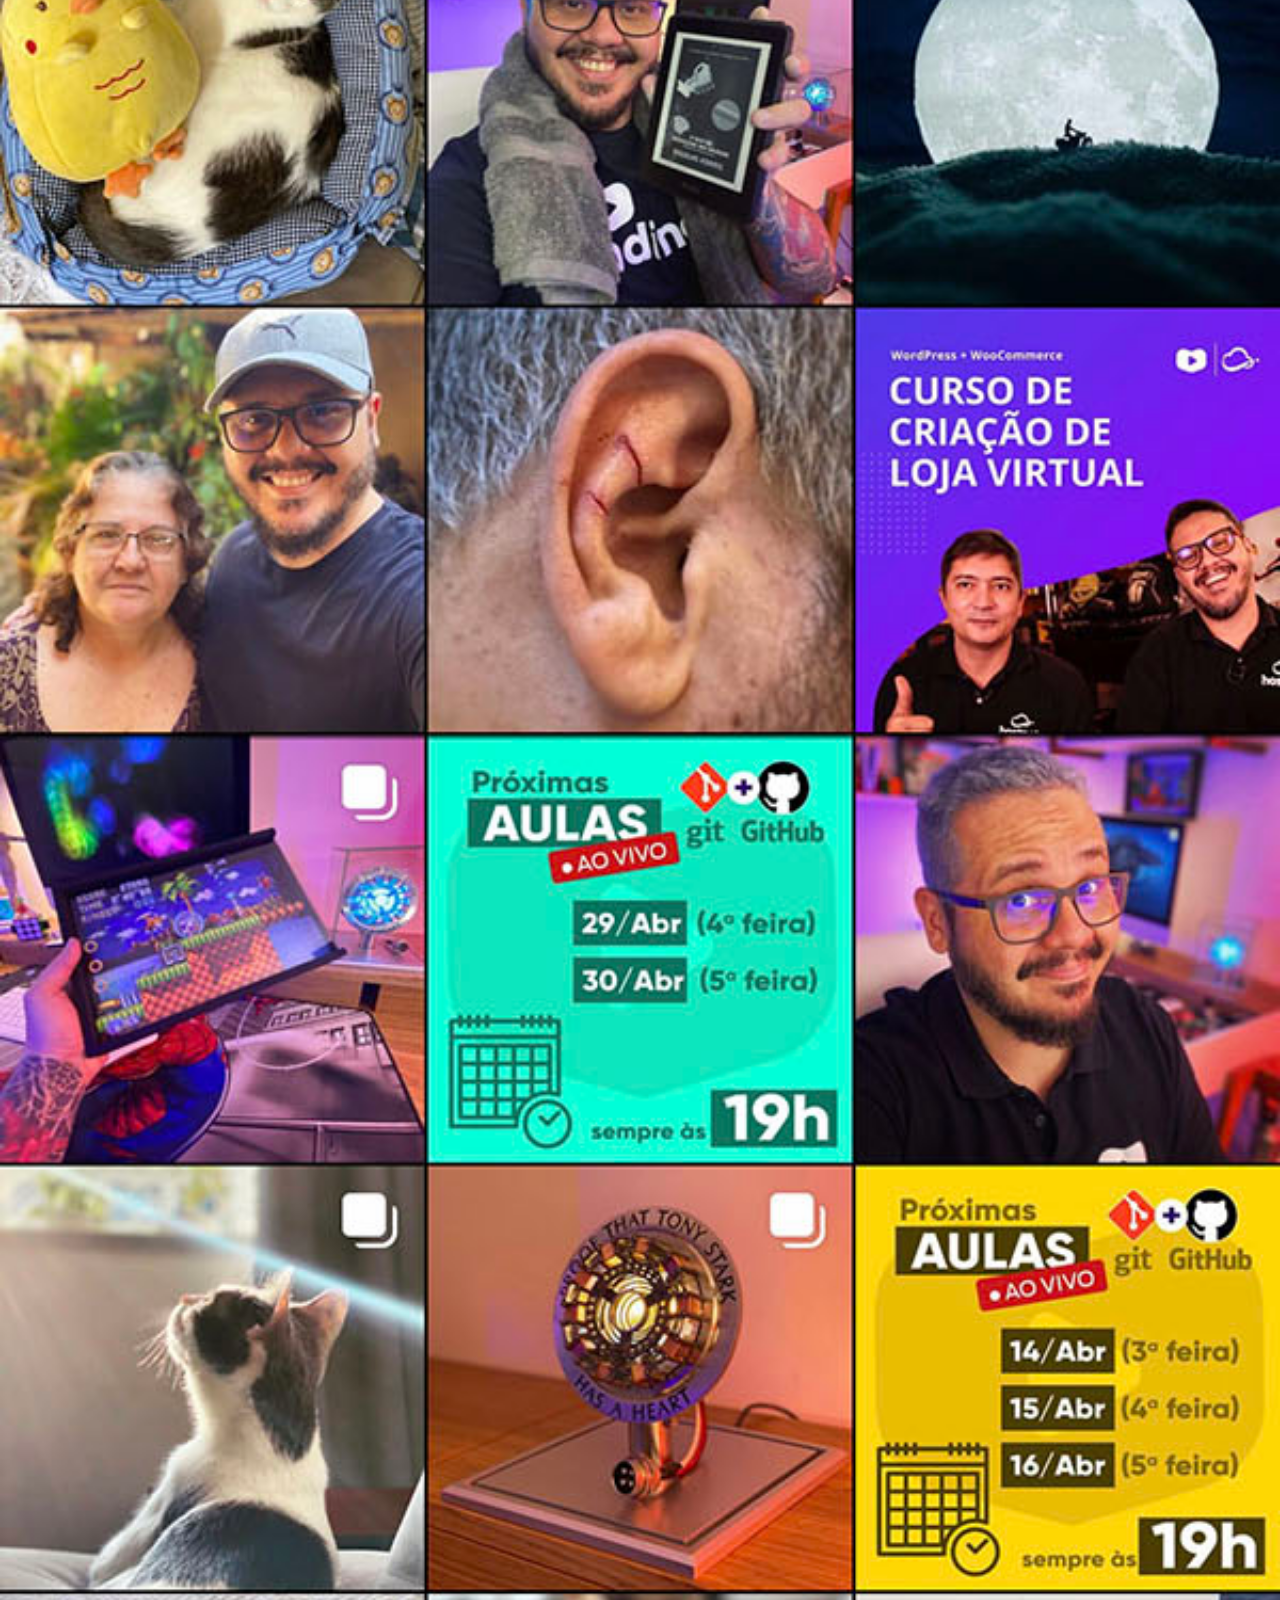
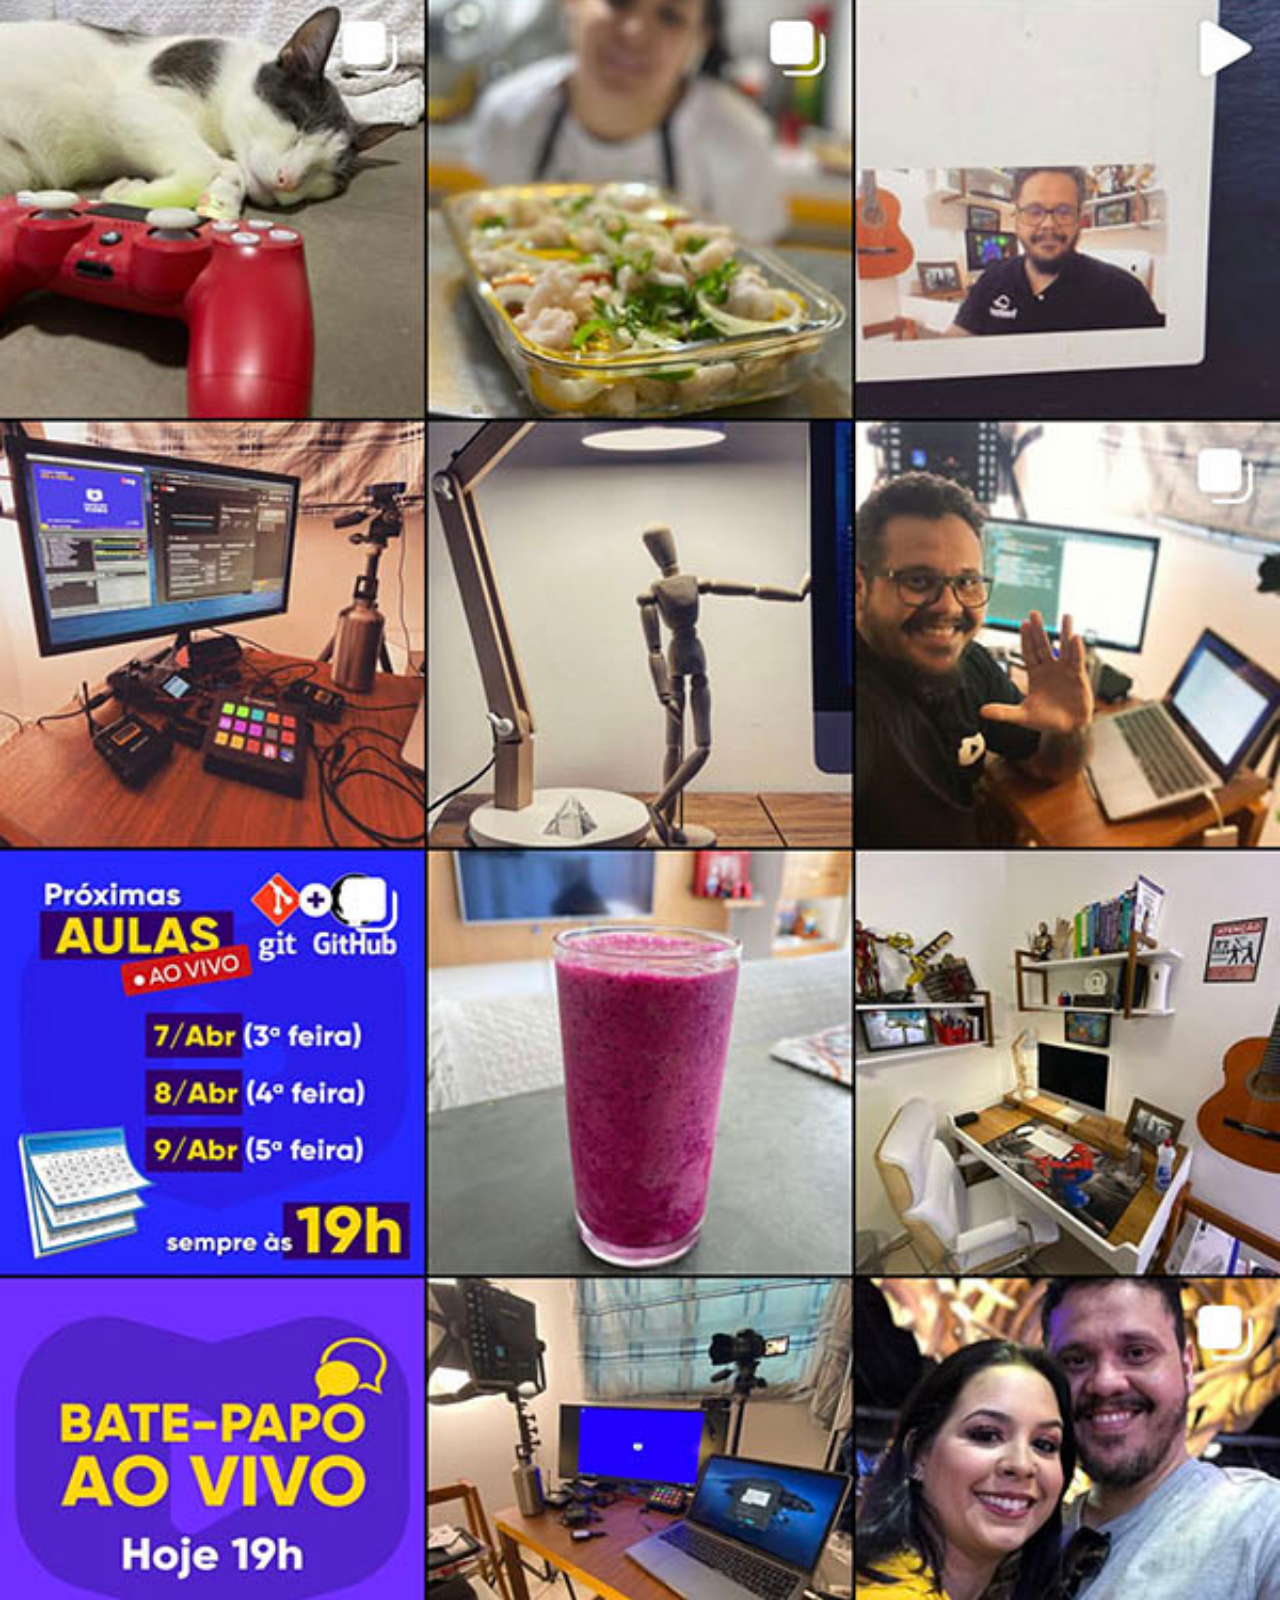
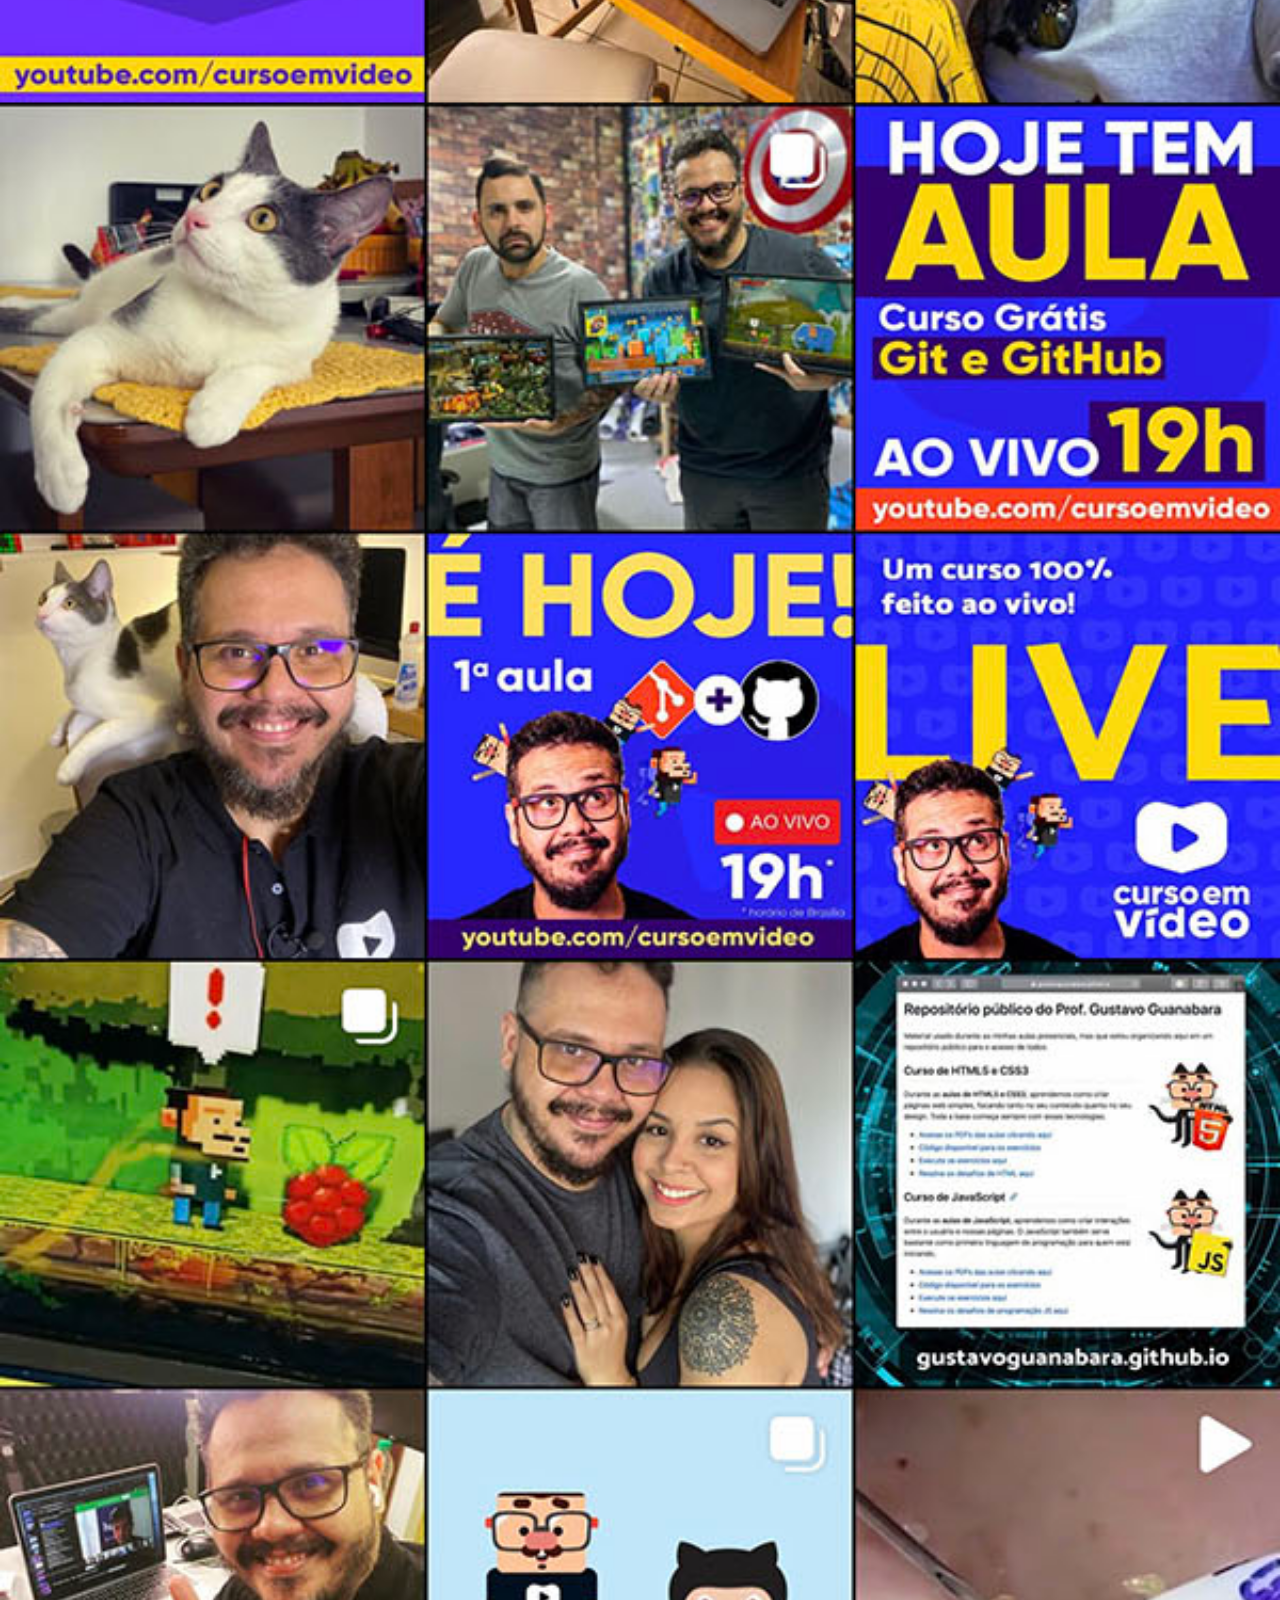
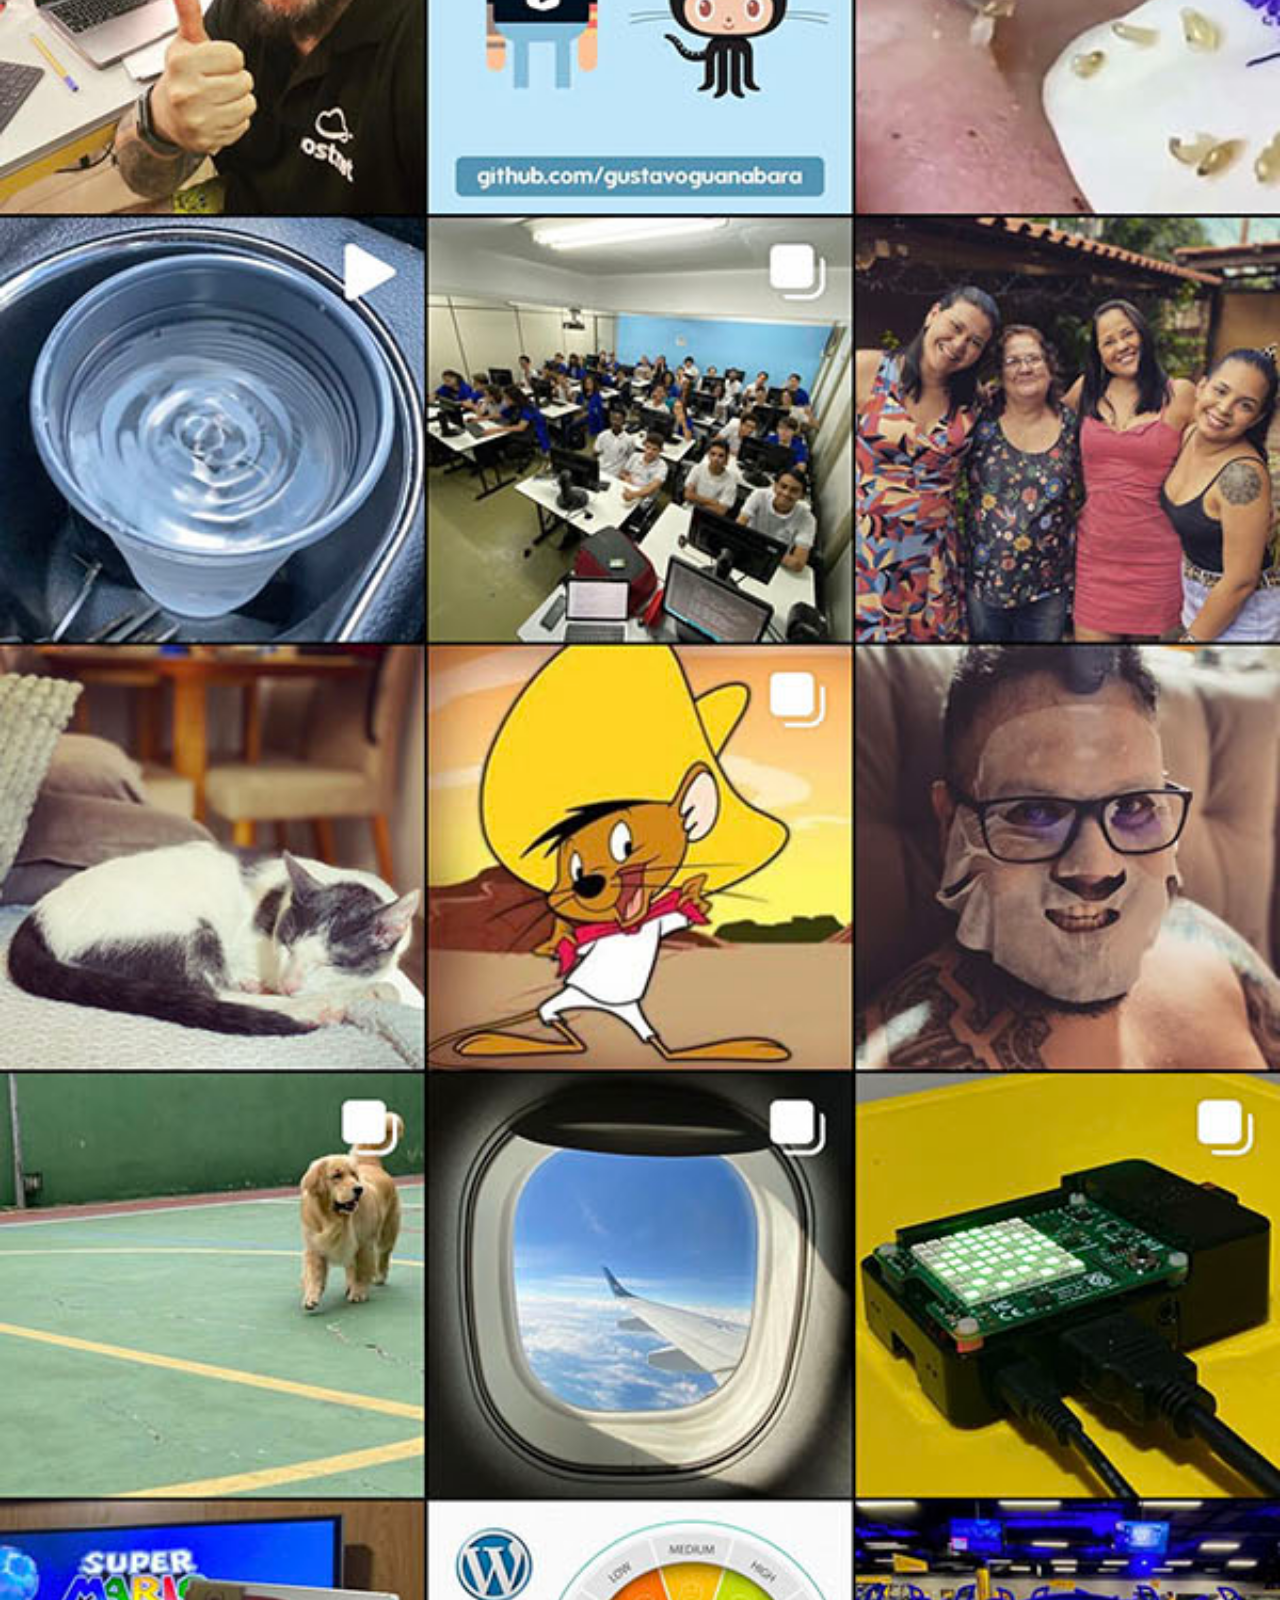
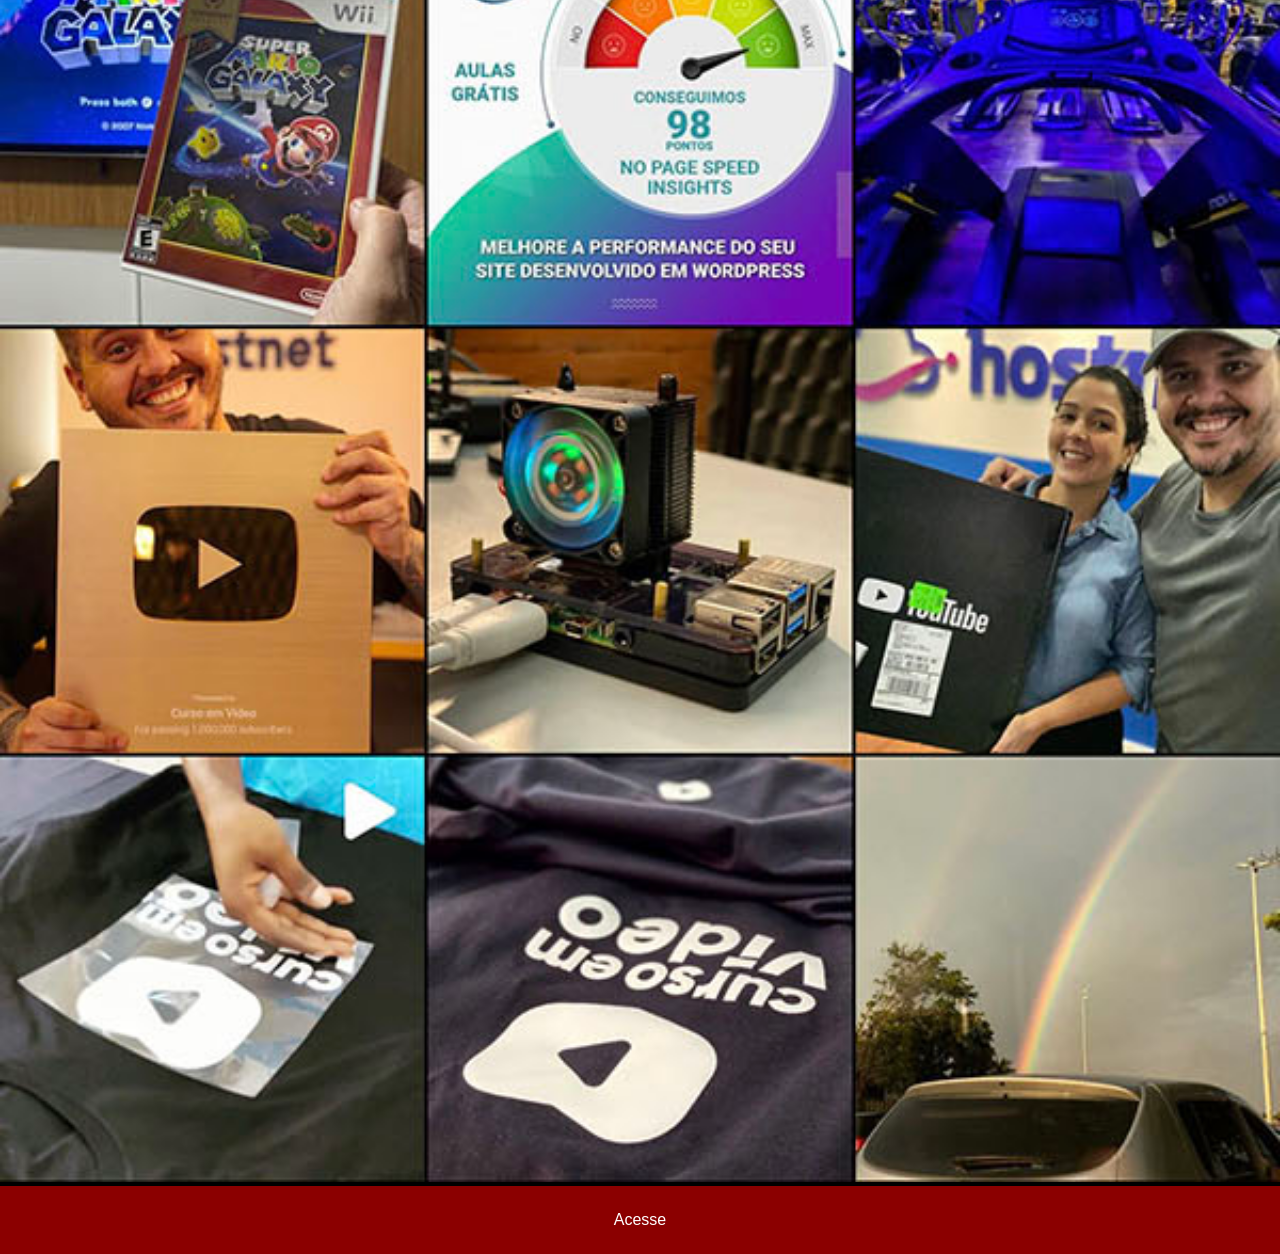
<file: instagram.html>
<!DOCTYPE html>
<html lang="pt-br">
<head>
    <meta charset="UTF-8">
    <meta name="viewport" content="width=device-width, initial-scale=1.0">
    <title>Instagram</title>
    <link rel="stylesheet" href="estilos/social.css">
</head>
<body>
    <img src="imagens/tela-instagram.jpg" alt="Instagram">
    <a href="#">Acesse</a>
</body>
</html>
</file>
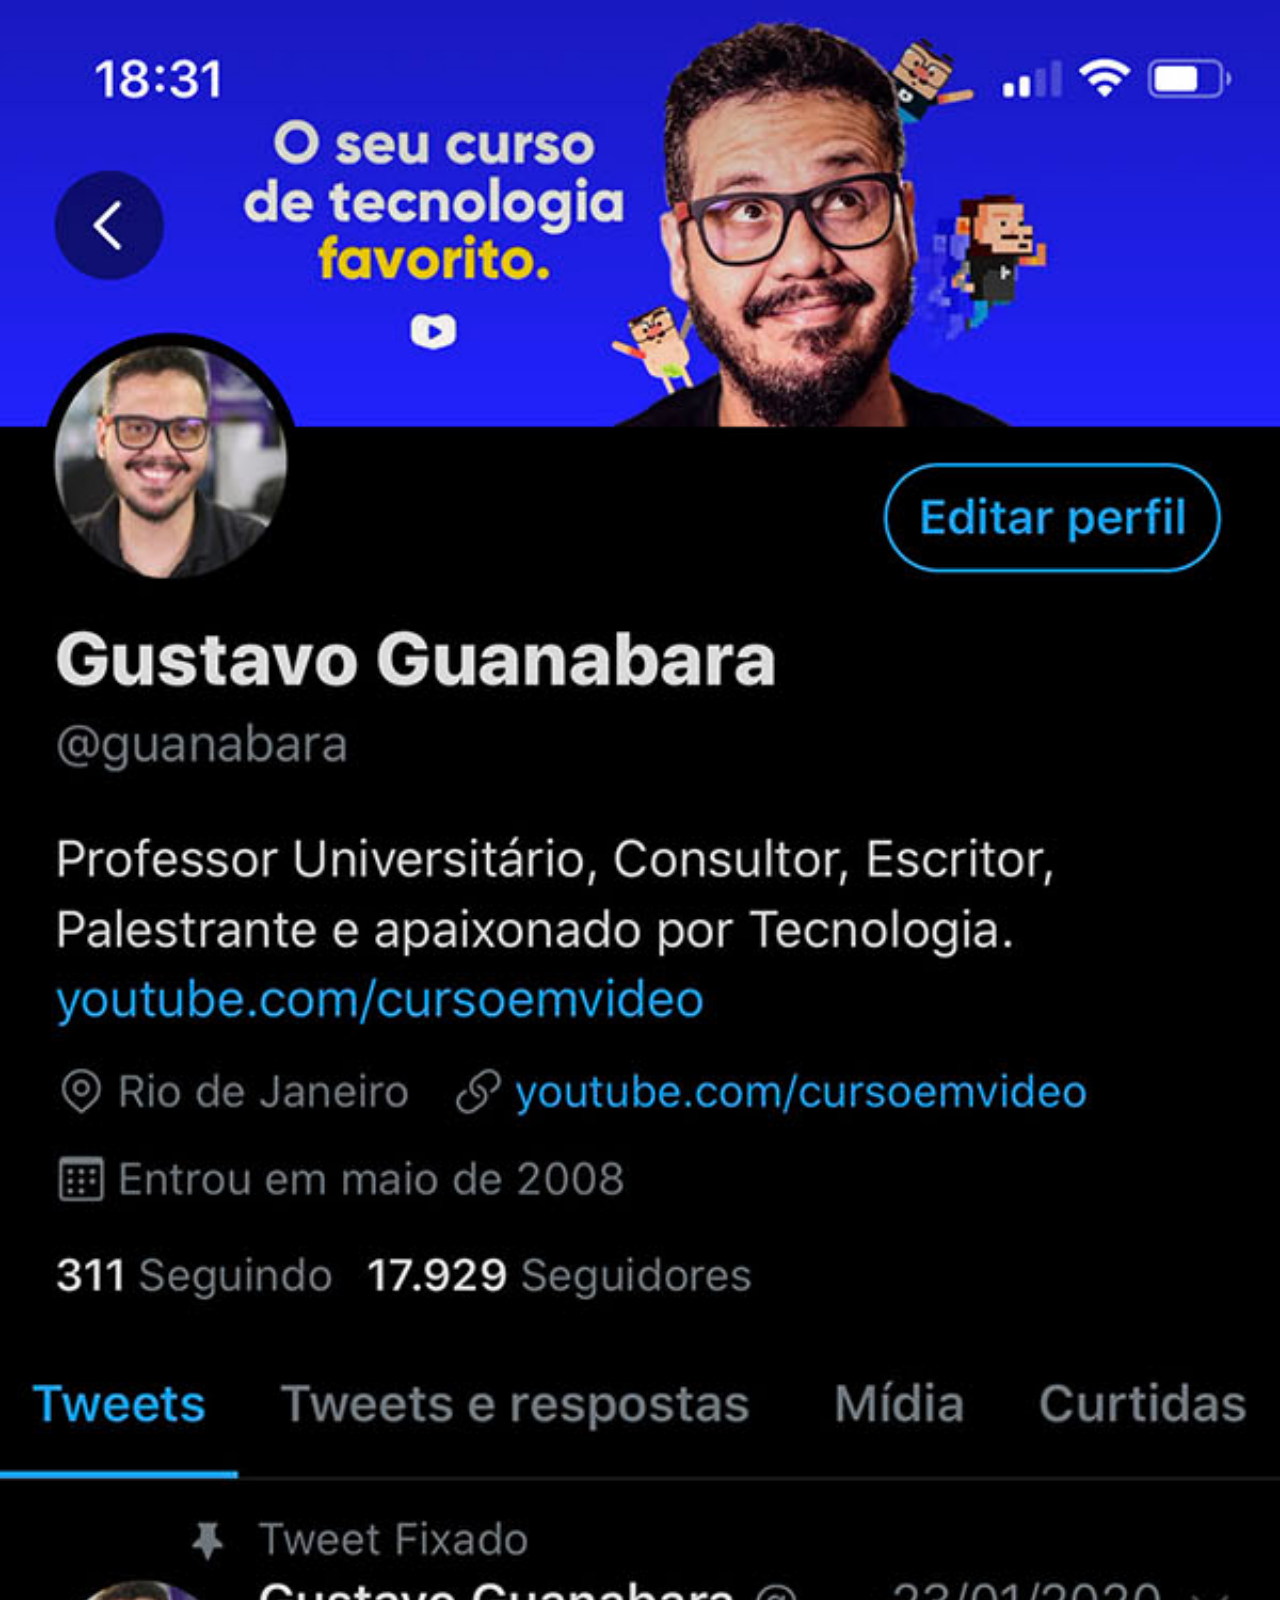
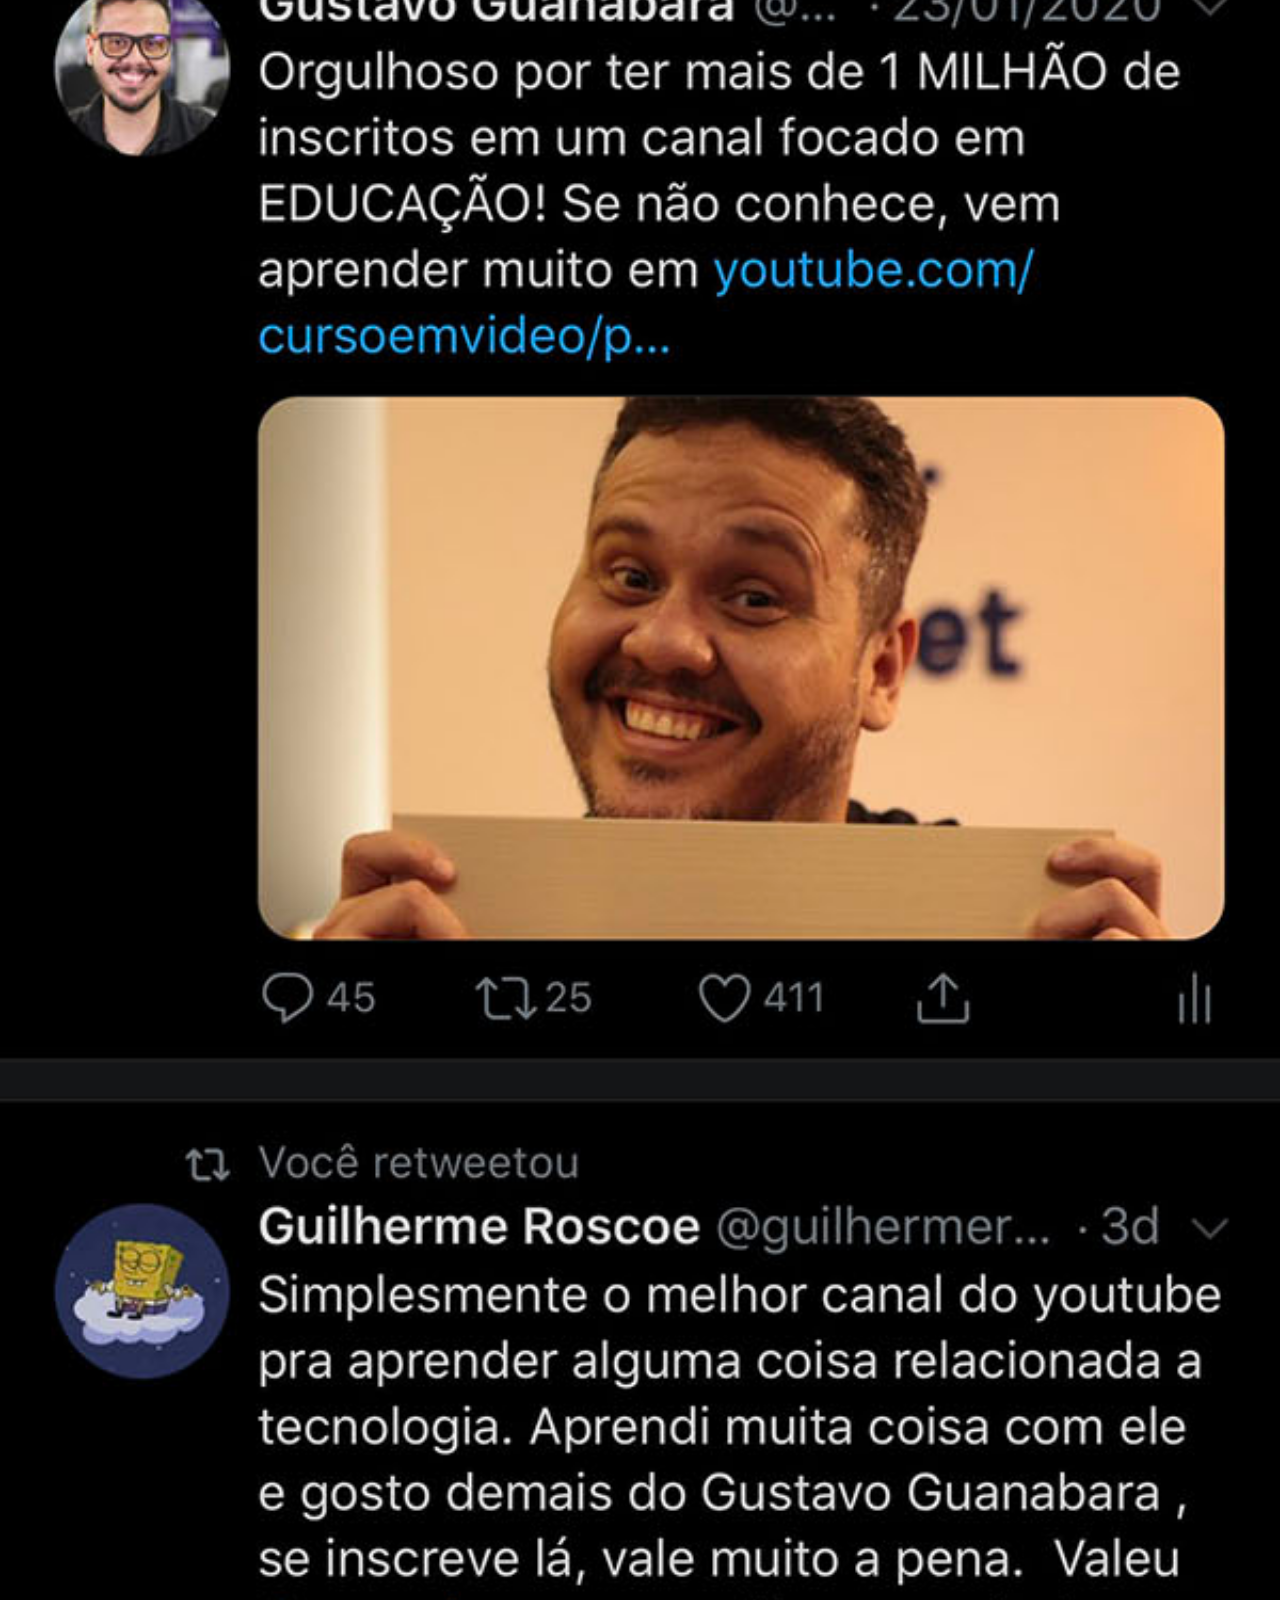
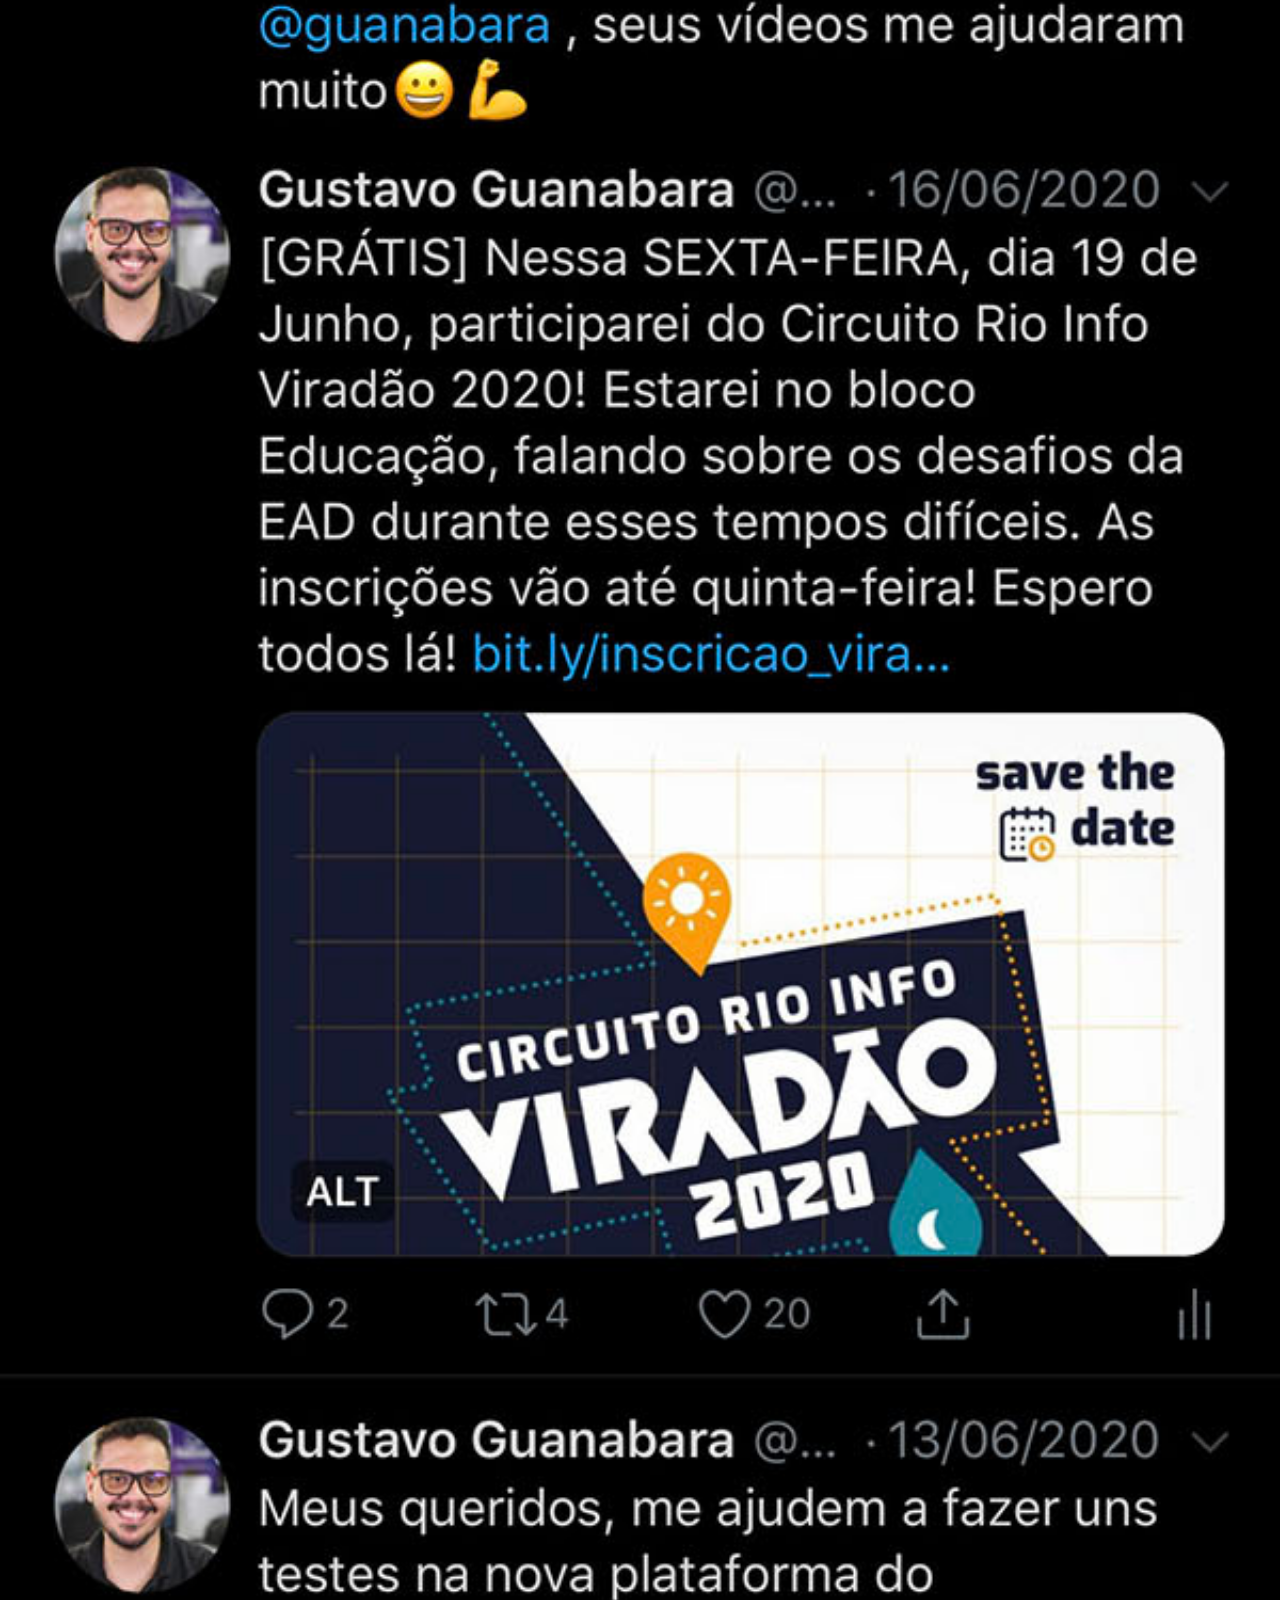
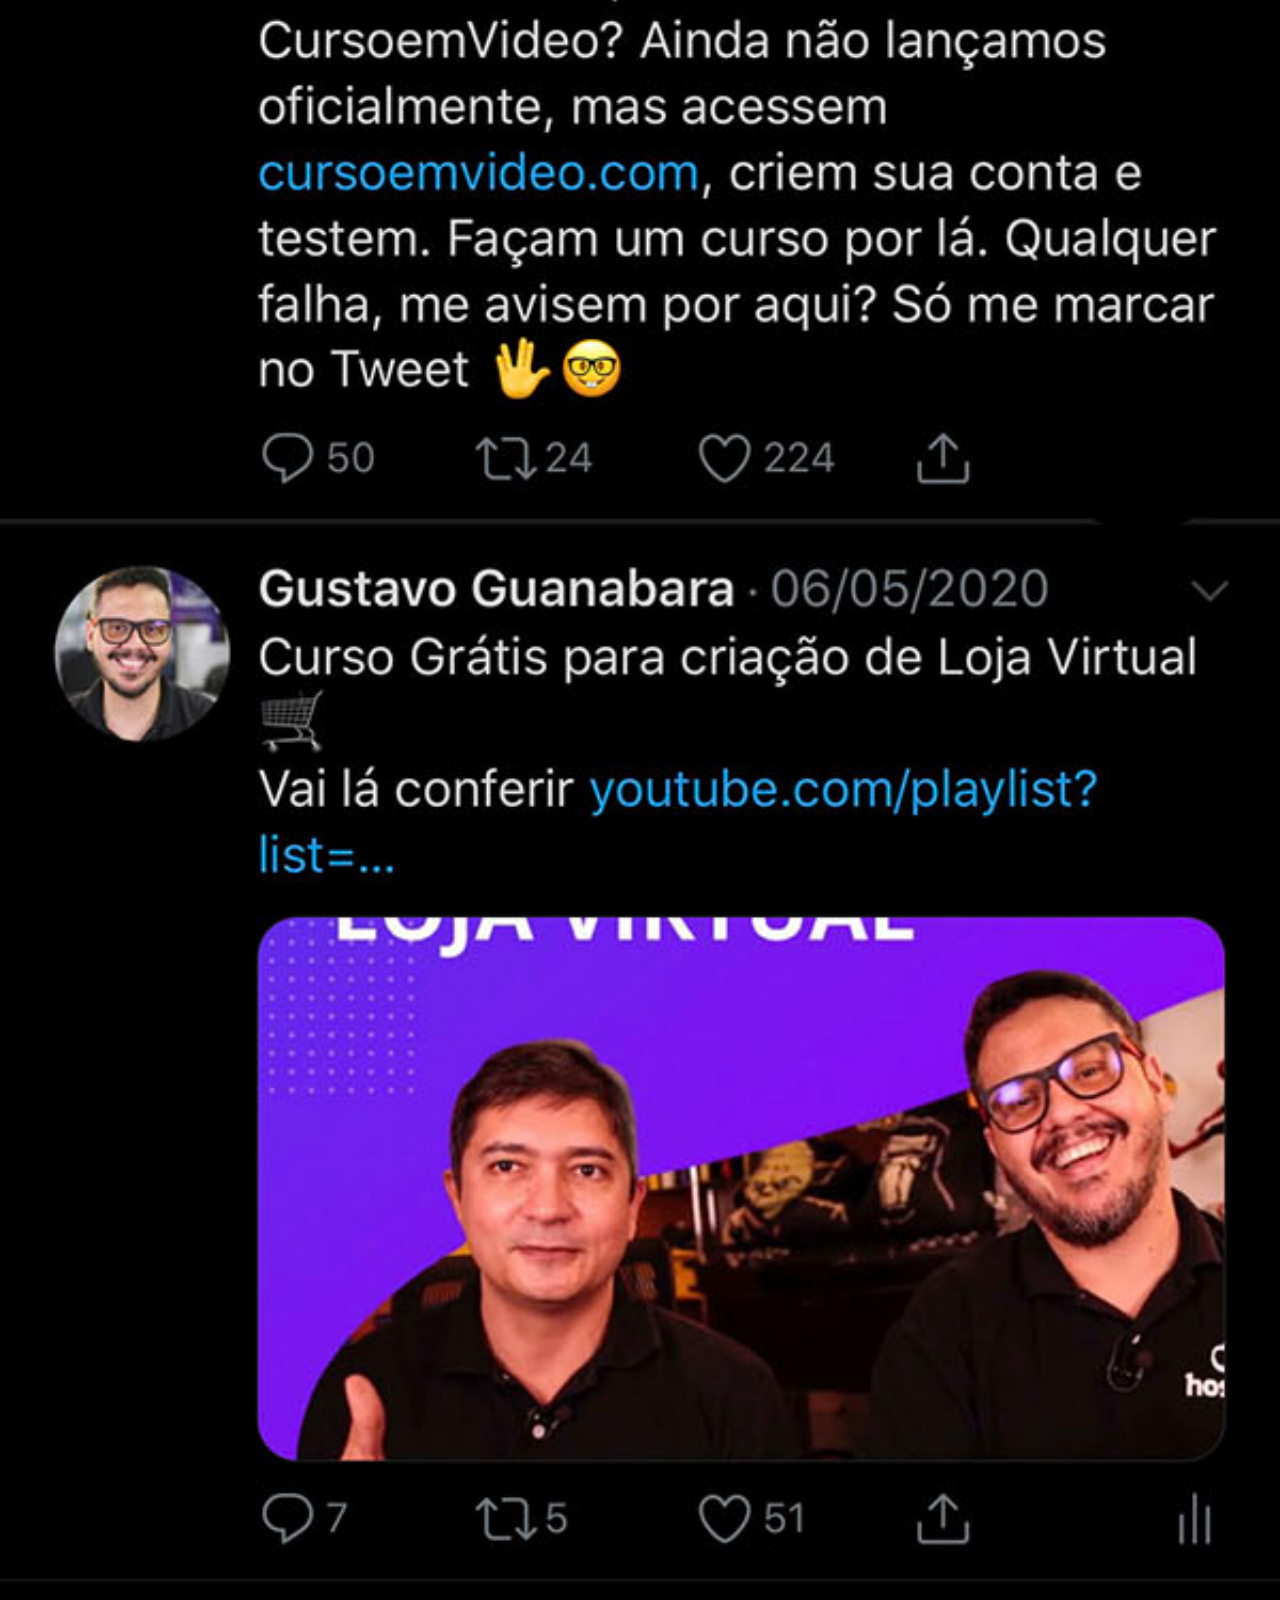
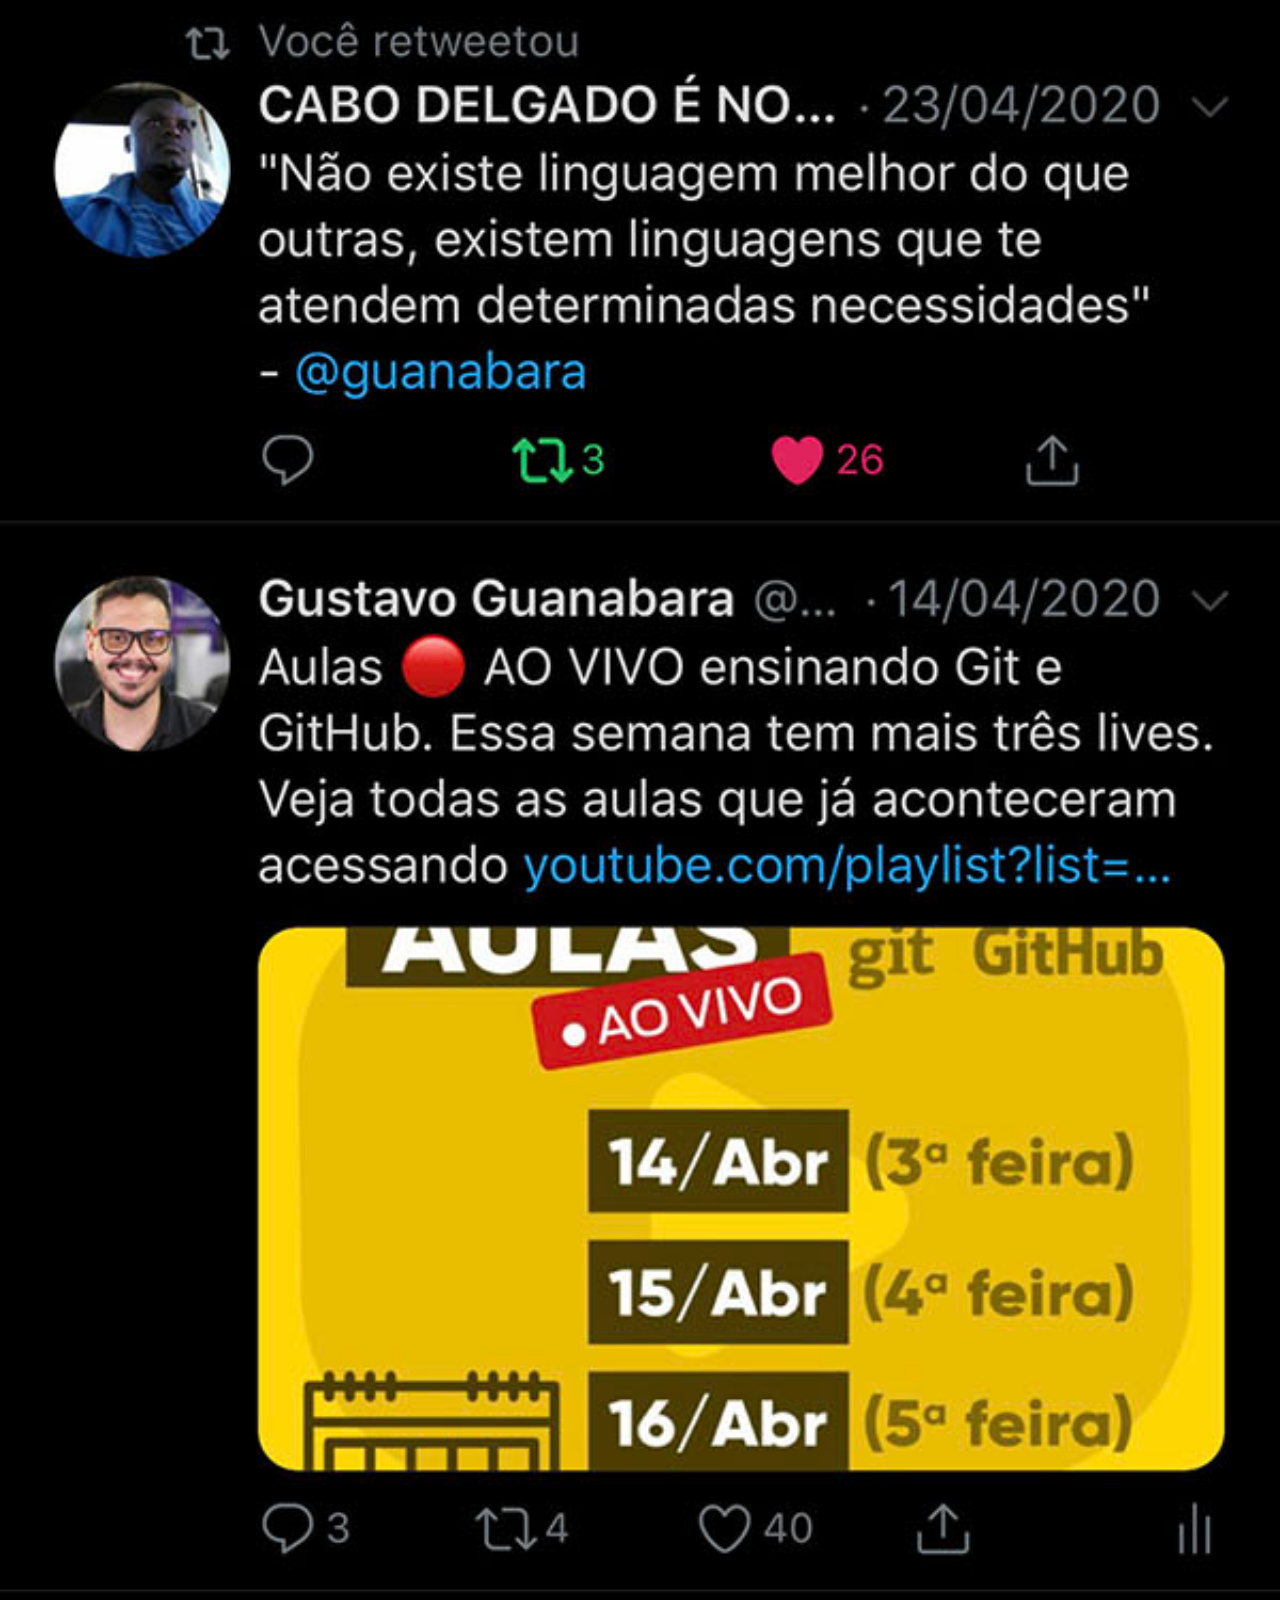
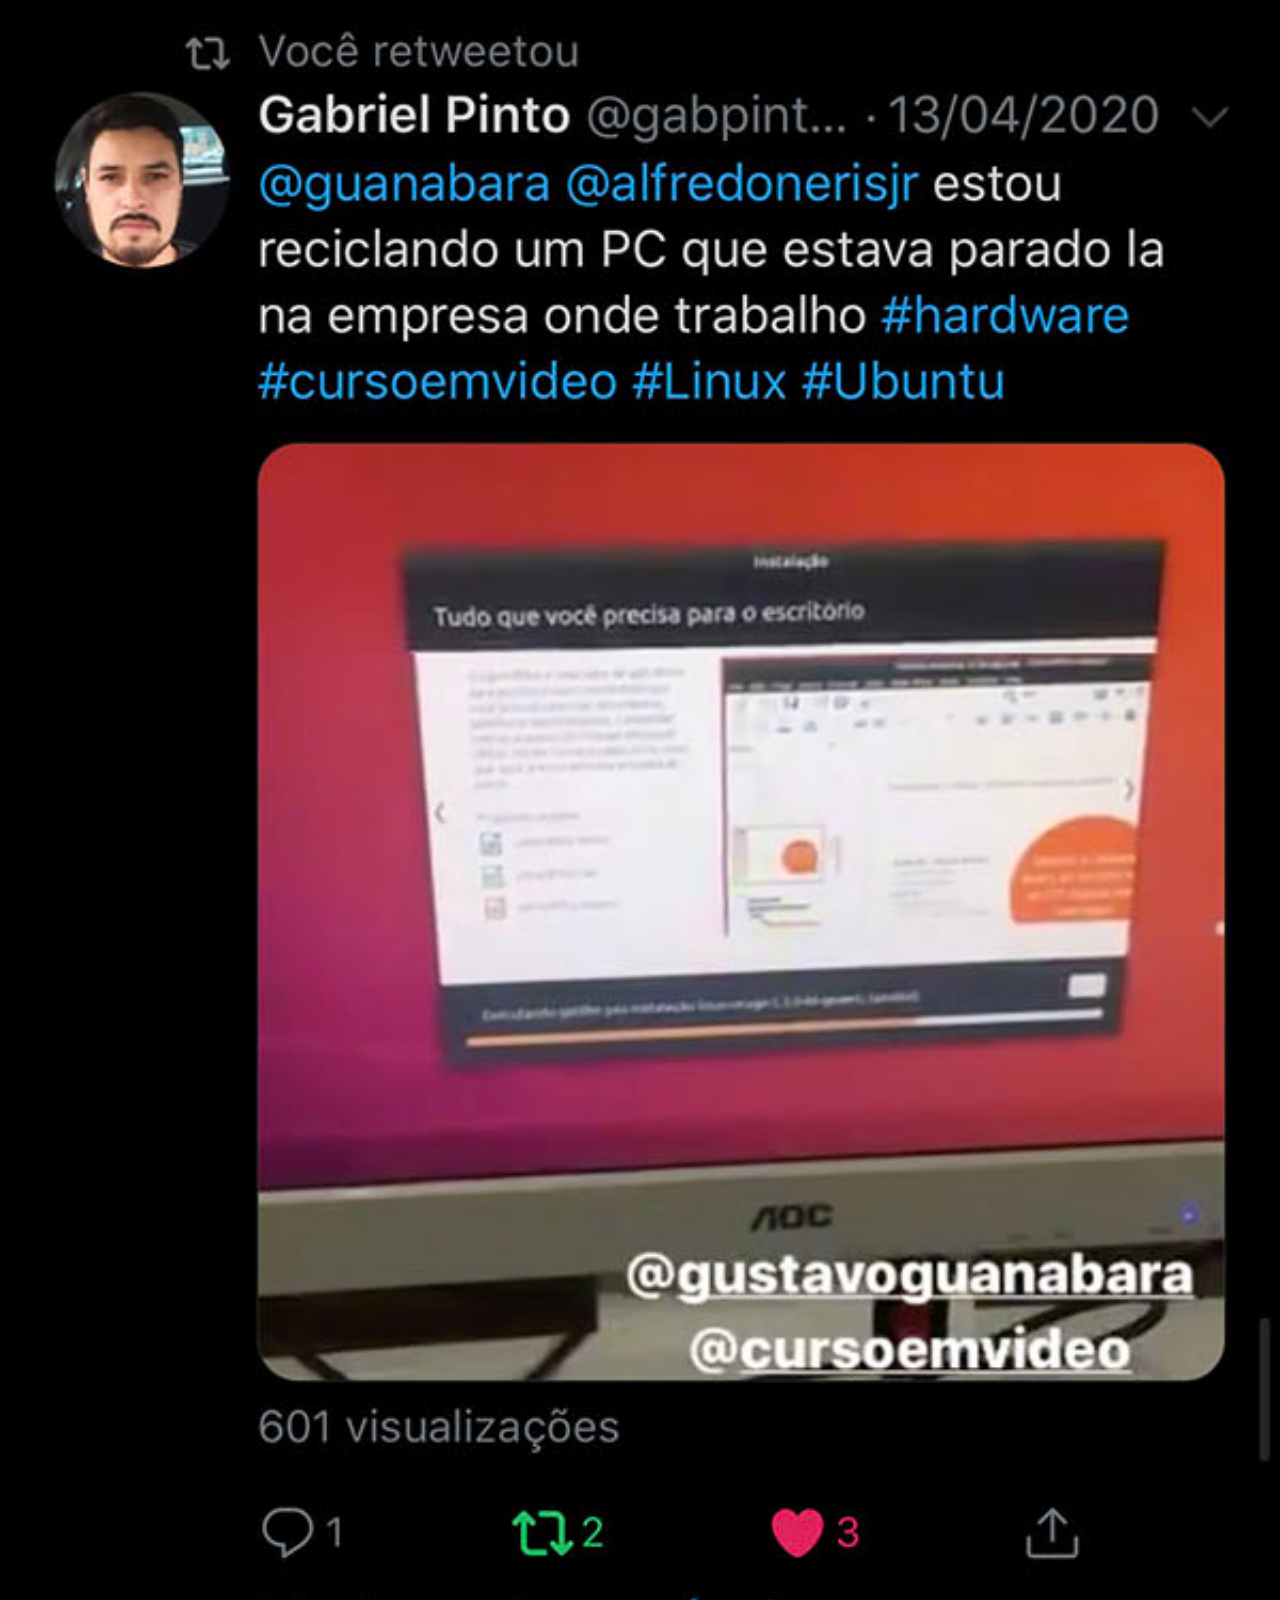
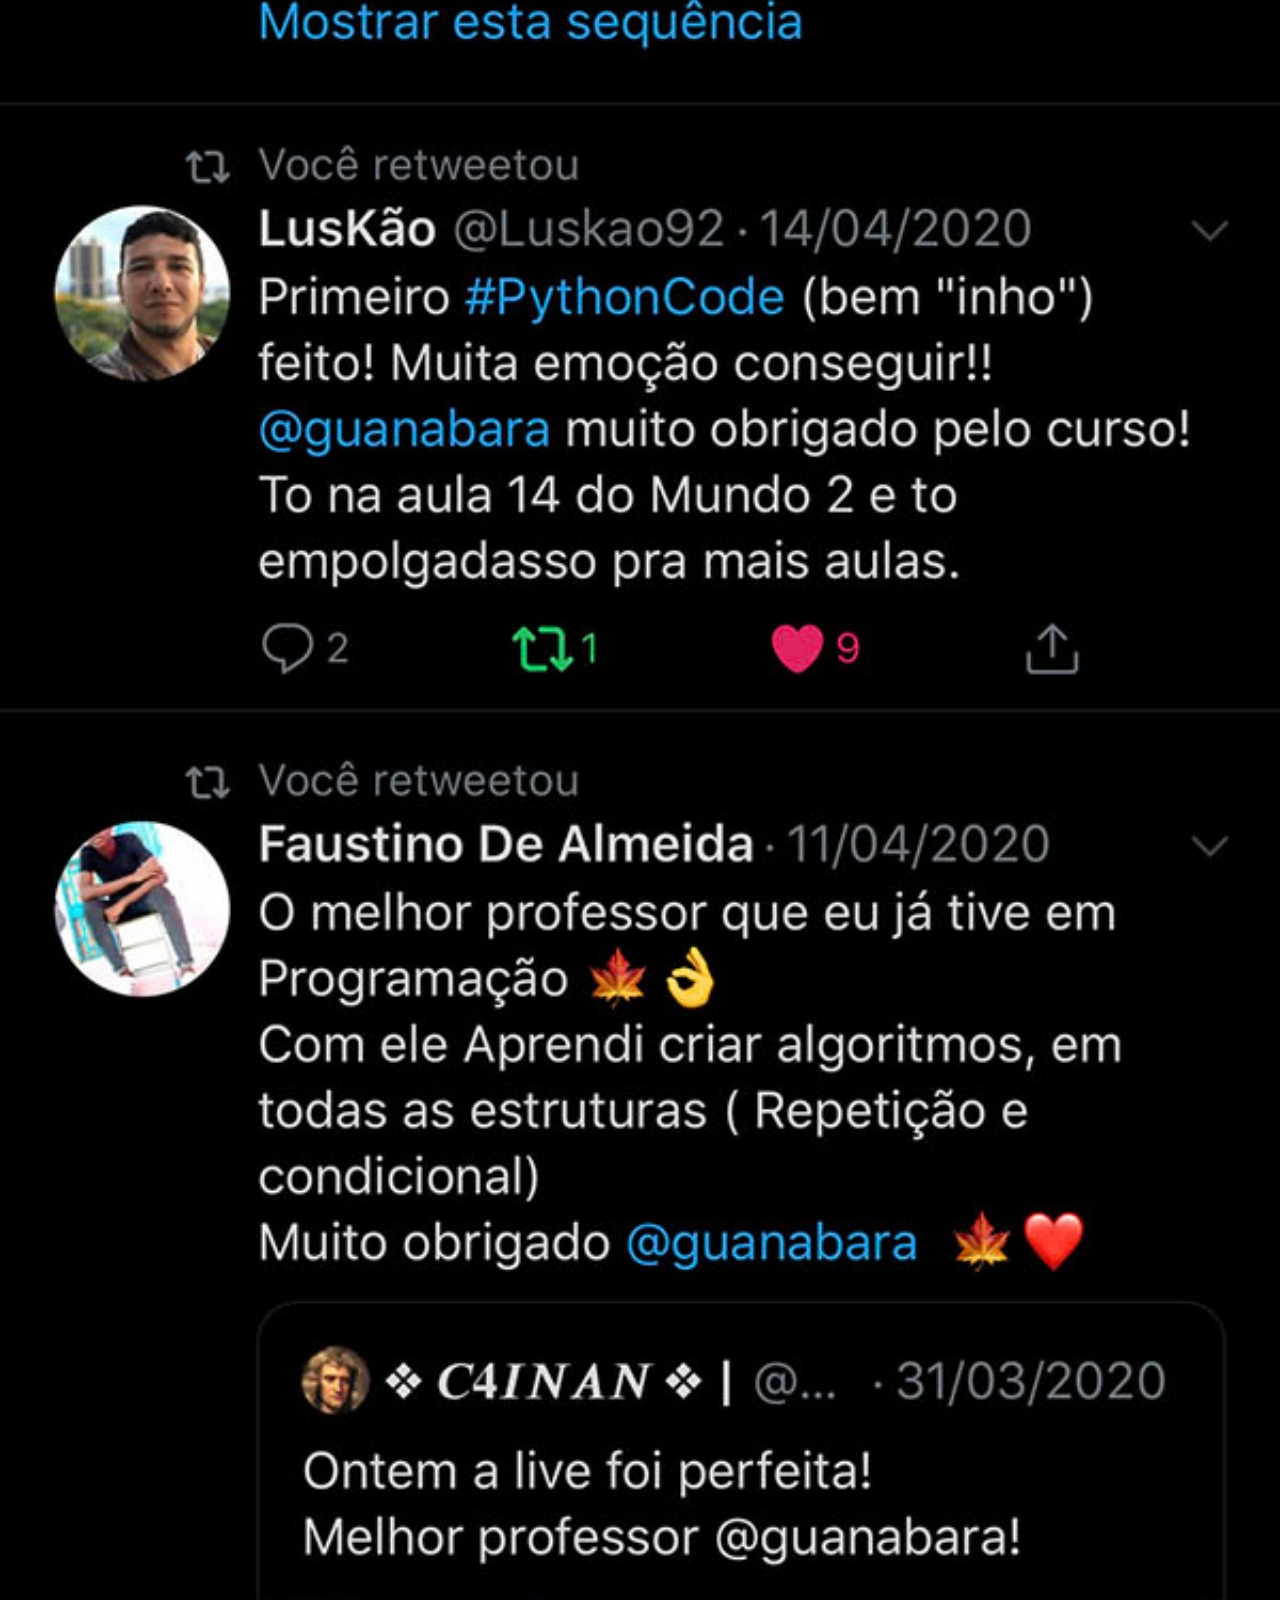
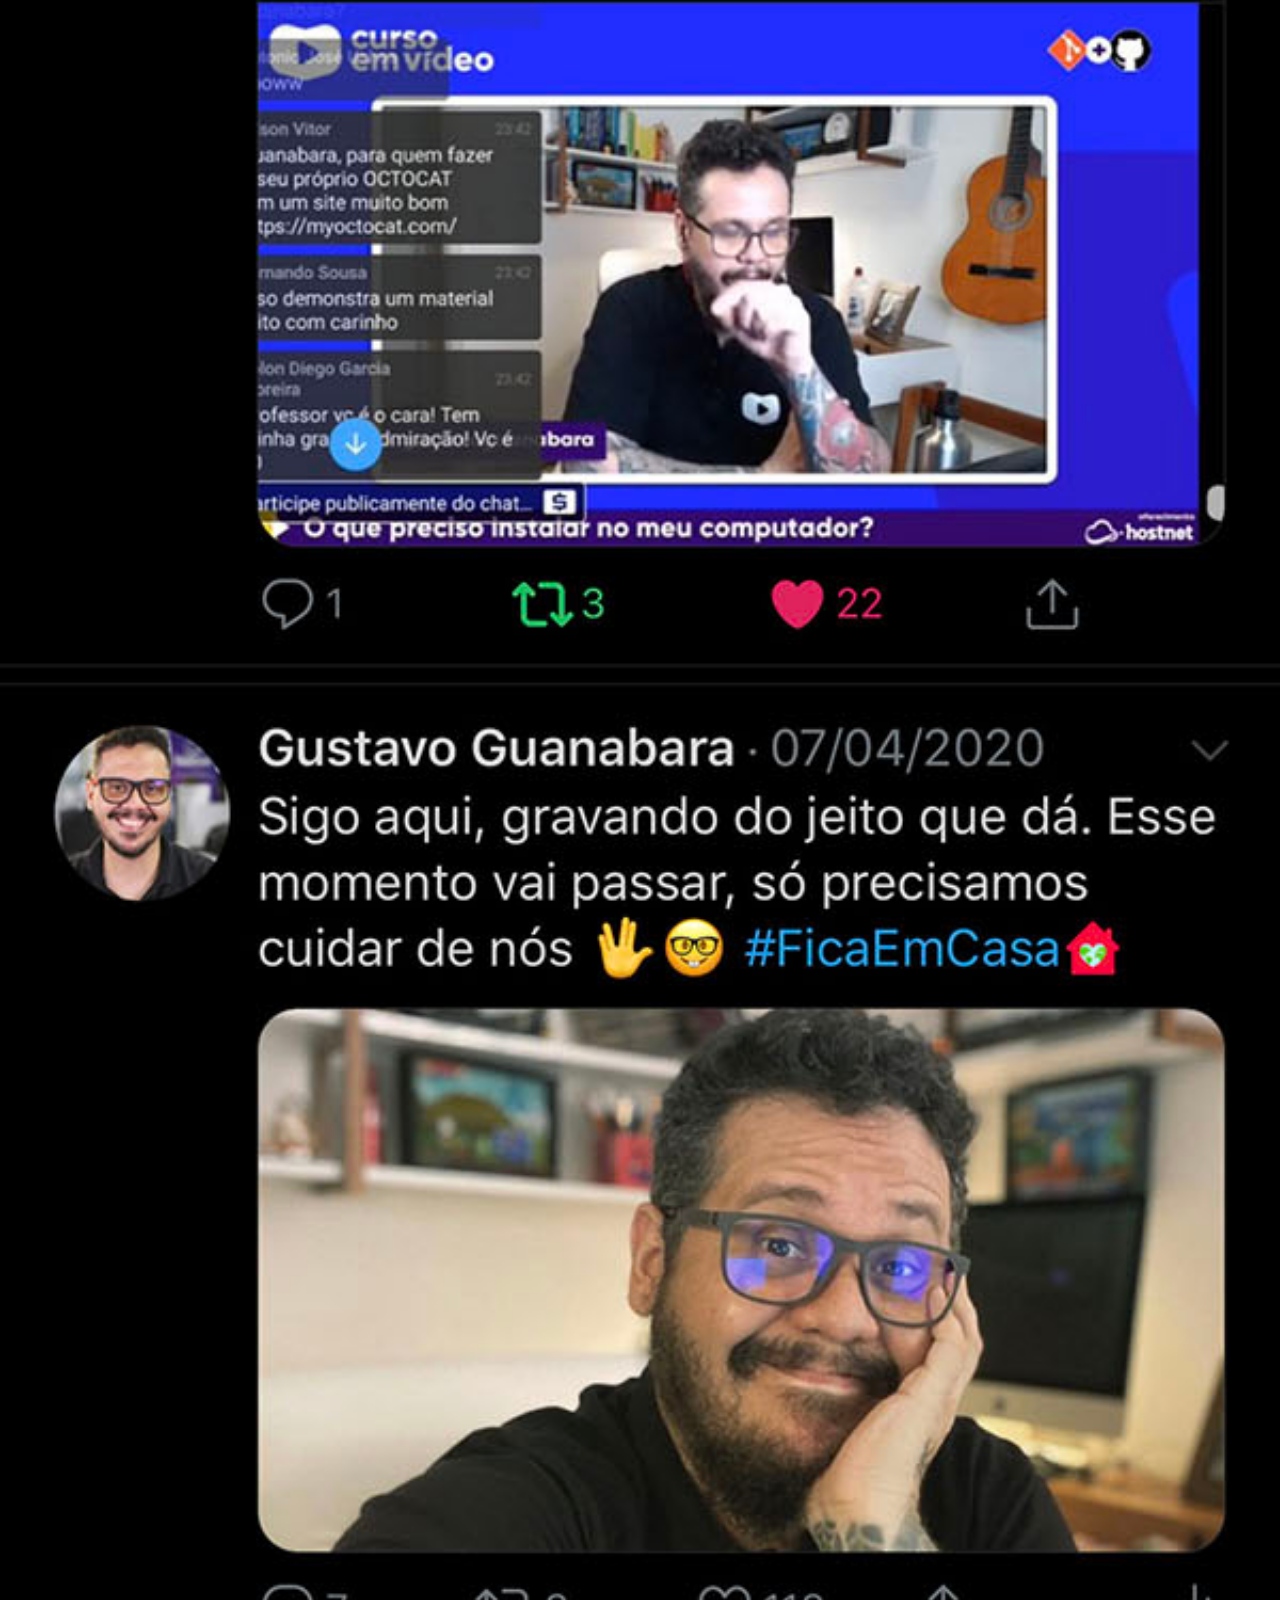
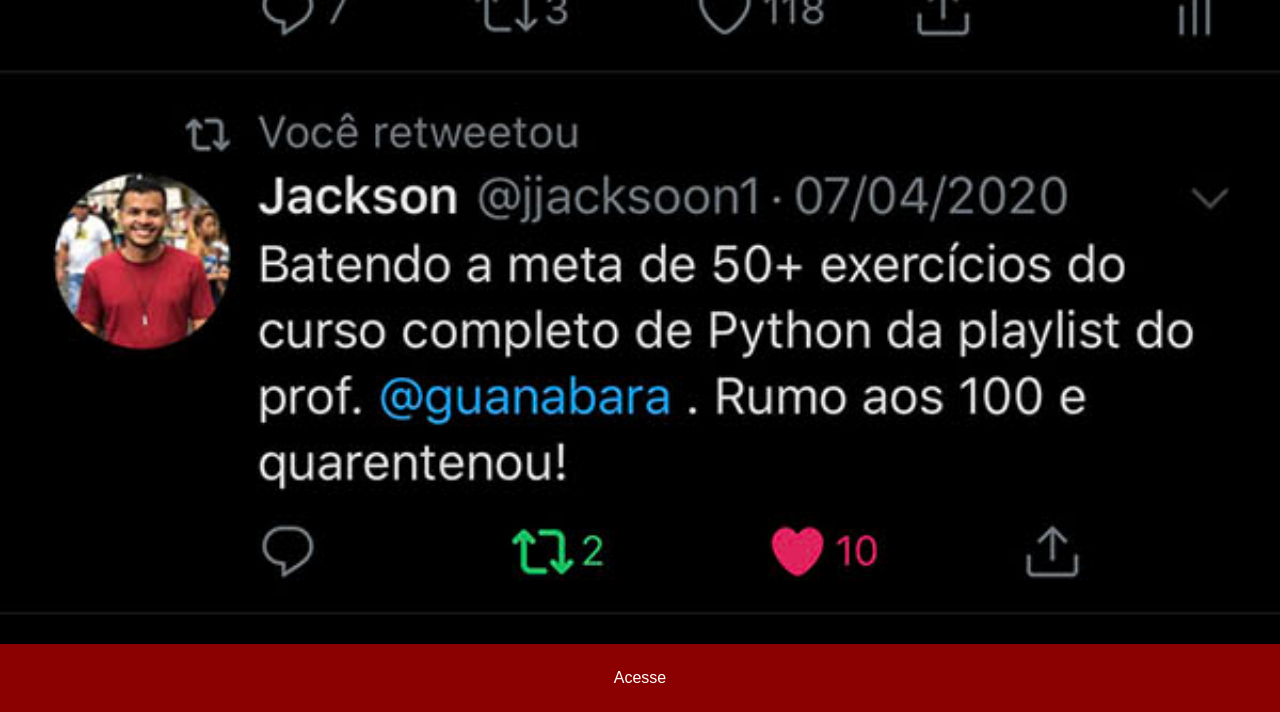
<file: x.html>
<!DOCTYPE html>
<html lang="pt-br">
<head>
    <meta charset="UTF-8">
    <meta name="viewport" content="width=device-width, initial-scale=1.0">
    <title>X</title>
    <link rel="stylesheet" href="estilos/social.css">
</head>
<body>
    <img src="imagens/tela-twitter.jpg" alt="X">
    <a href="https://x.com/guanabara" target="_blank">Acesse</a>
</body>
</html>
</file>
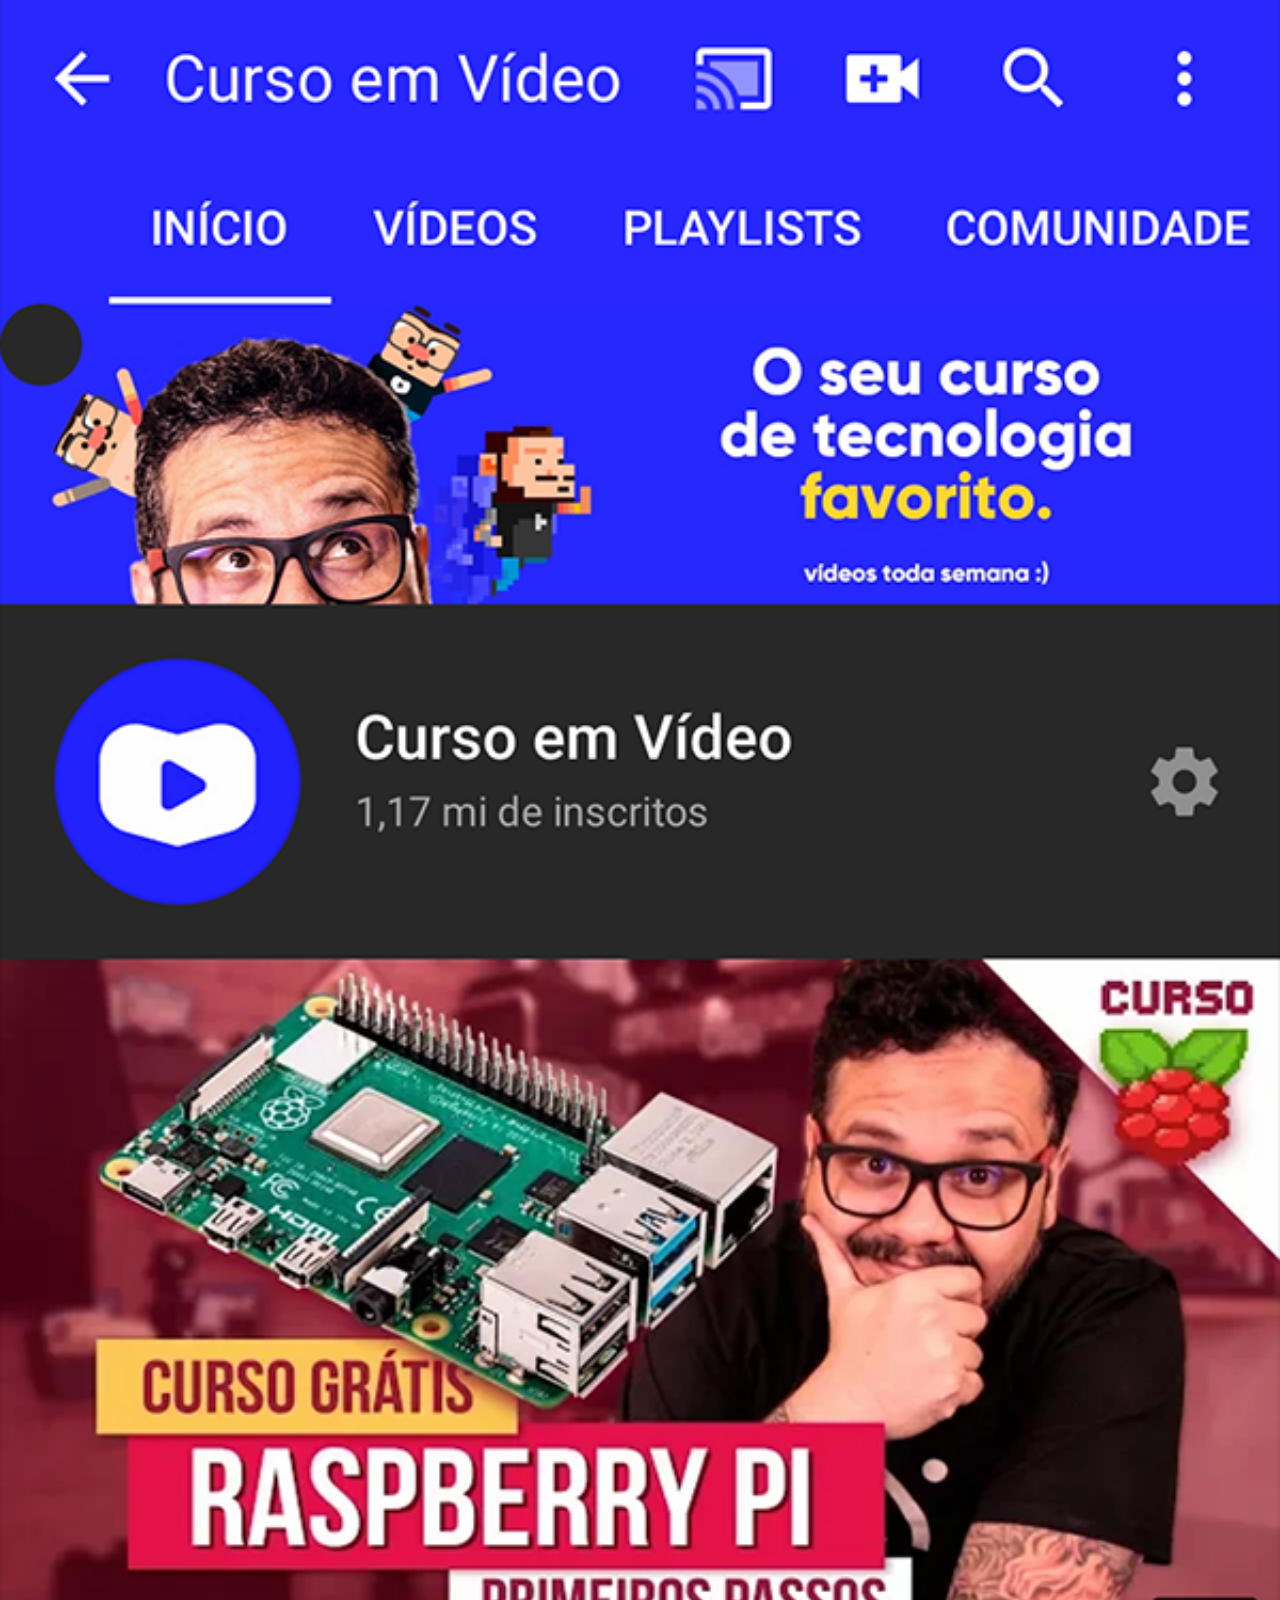
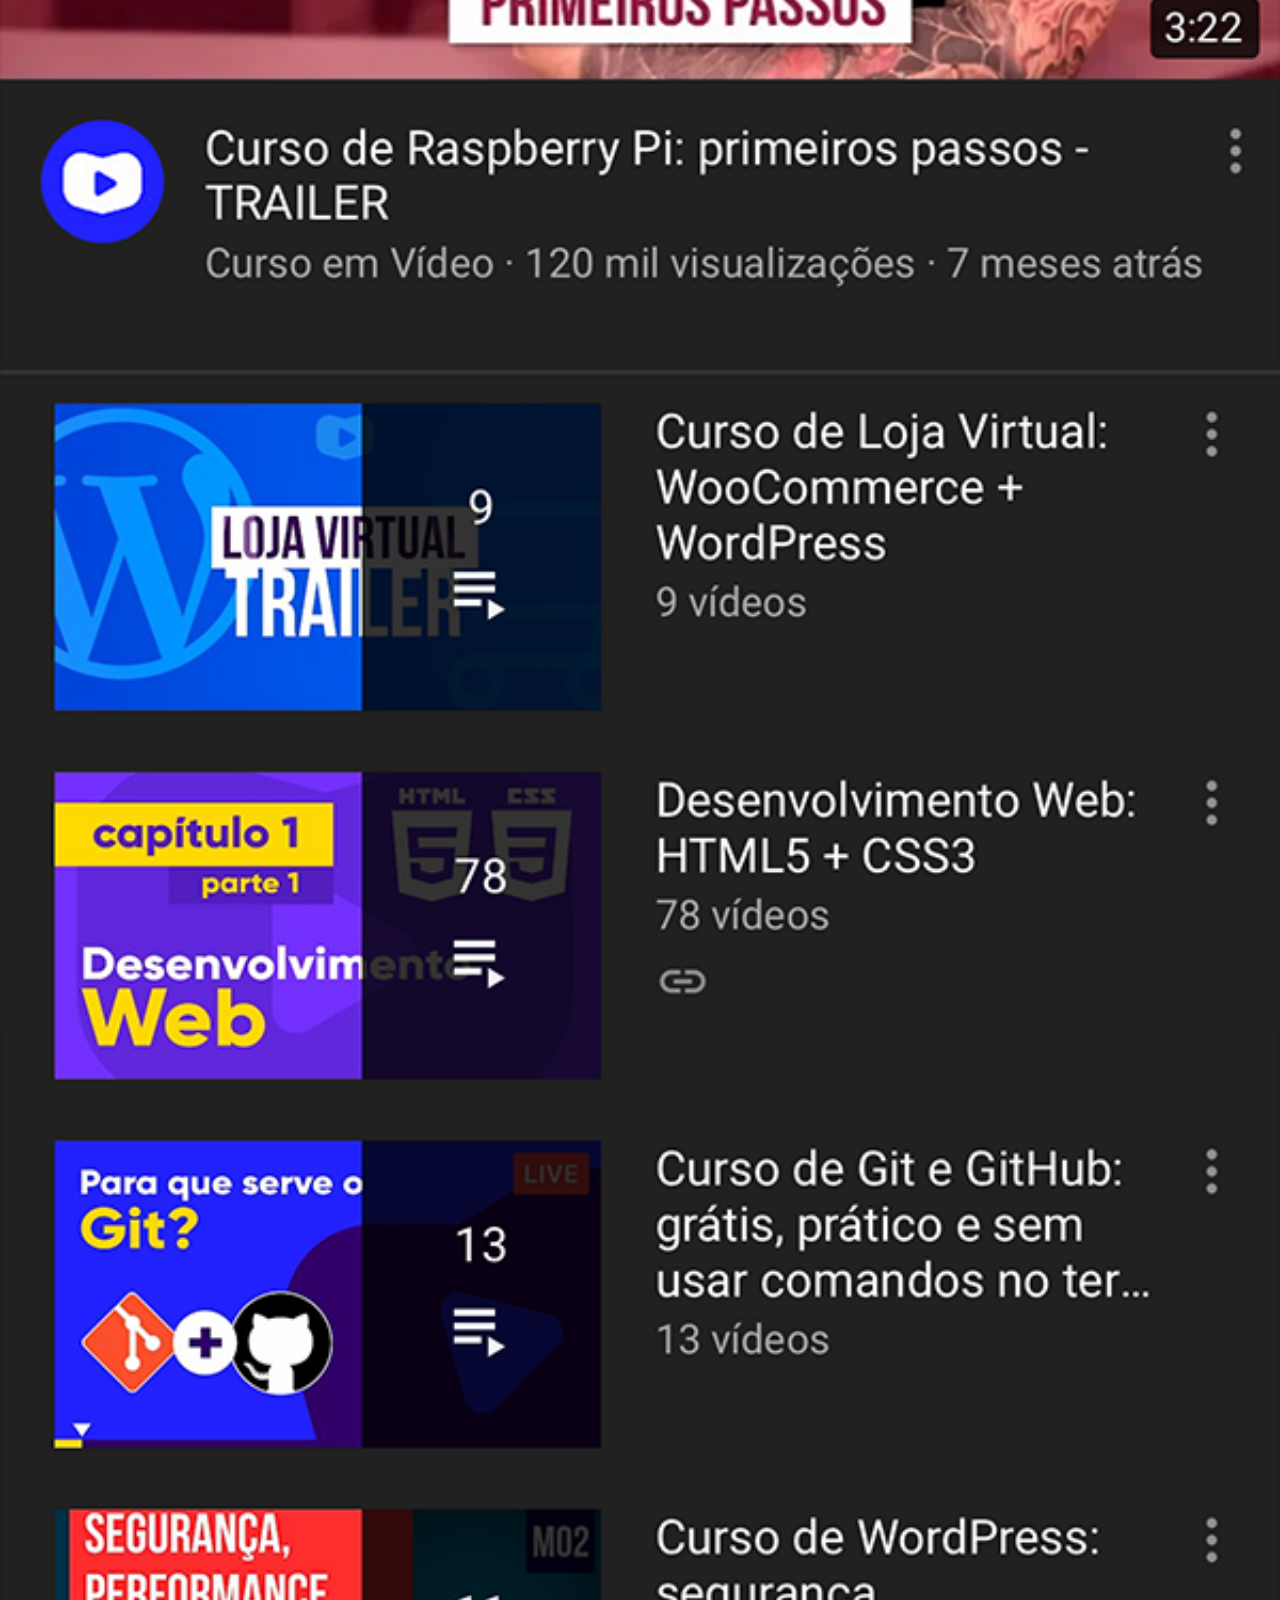
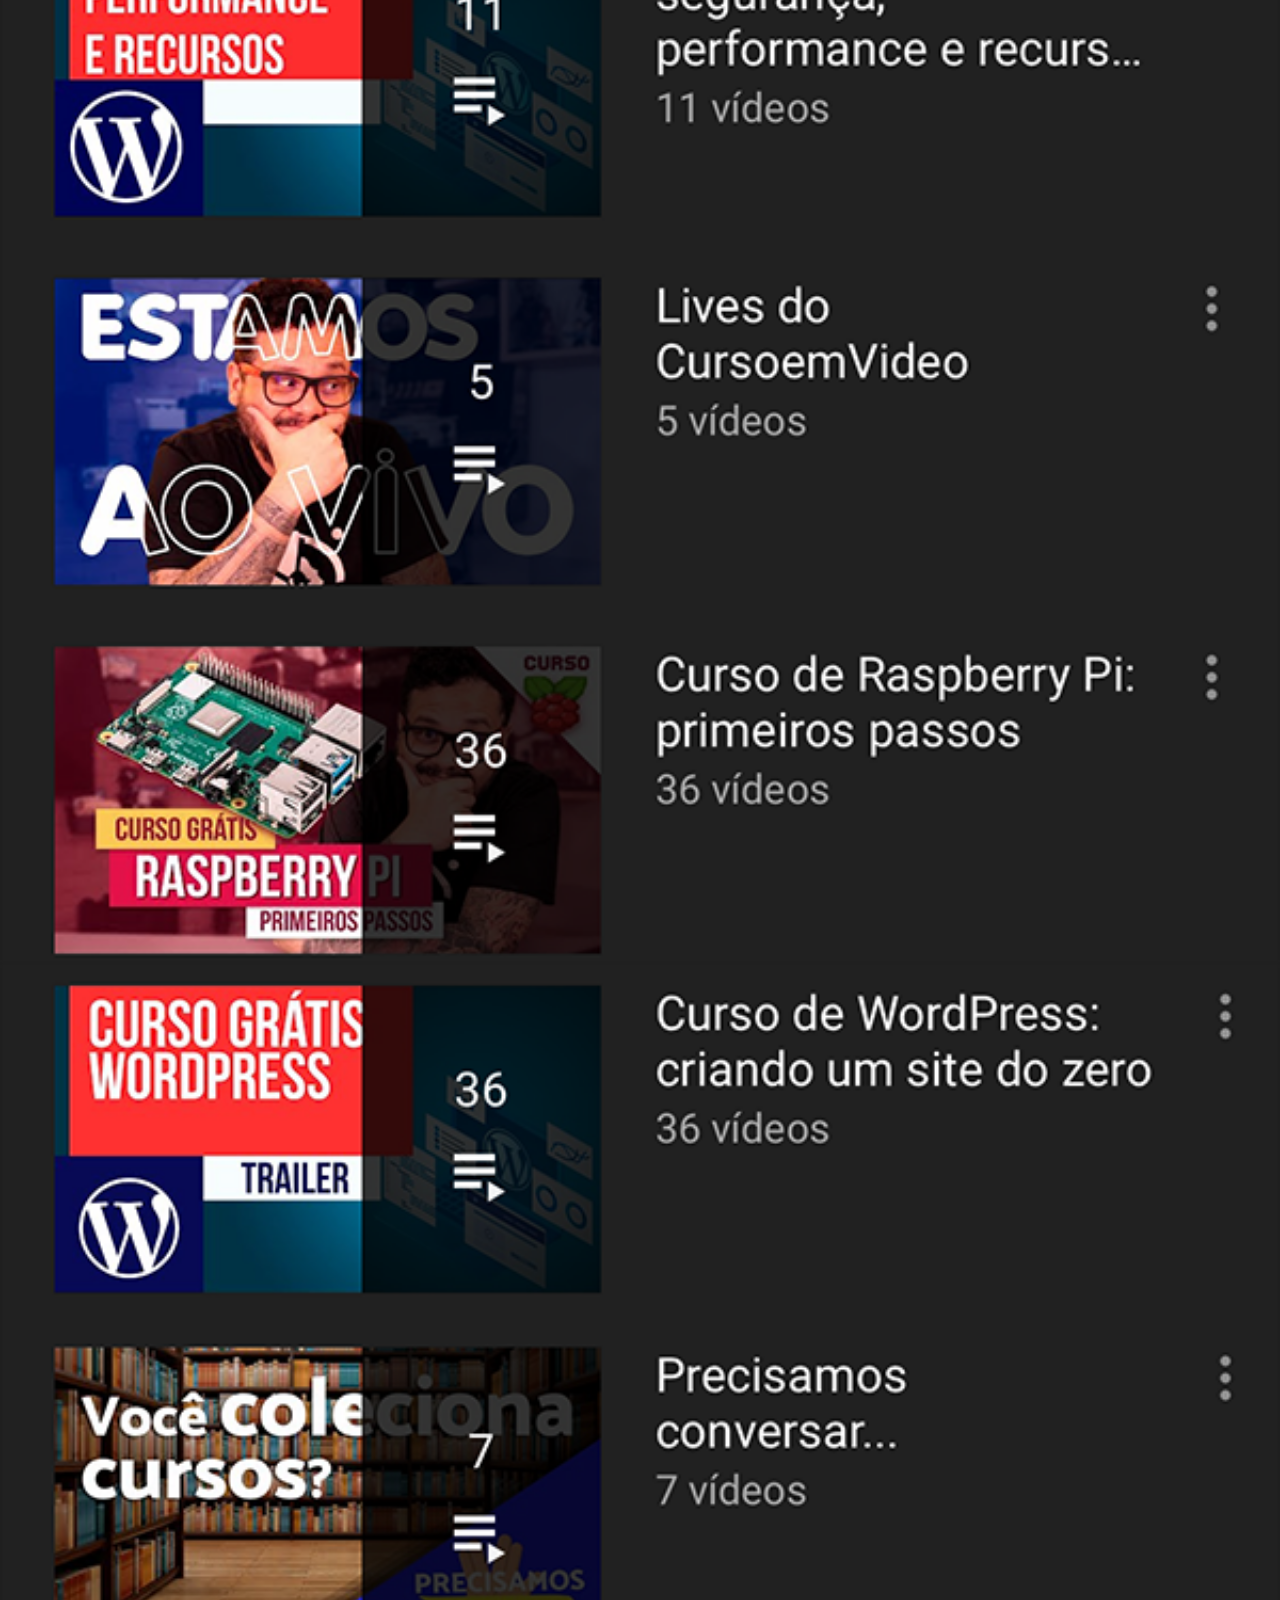
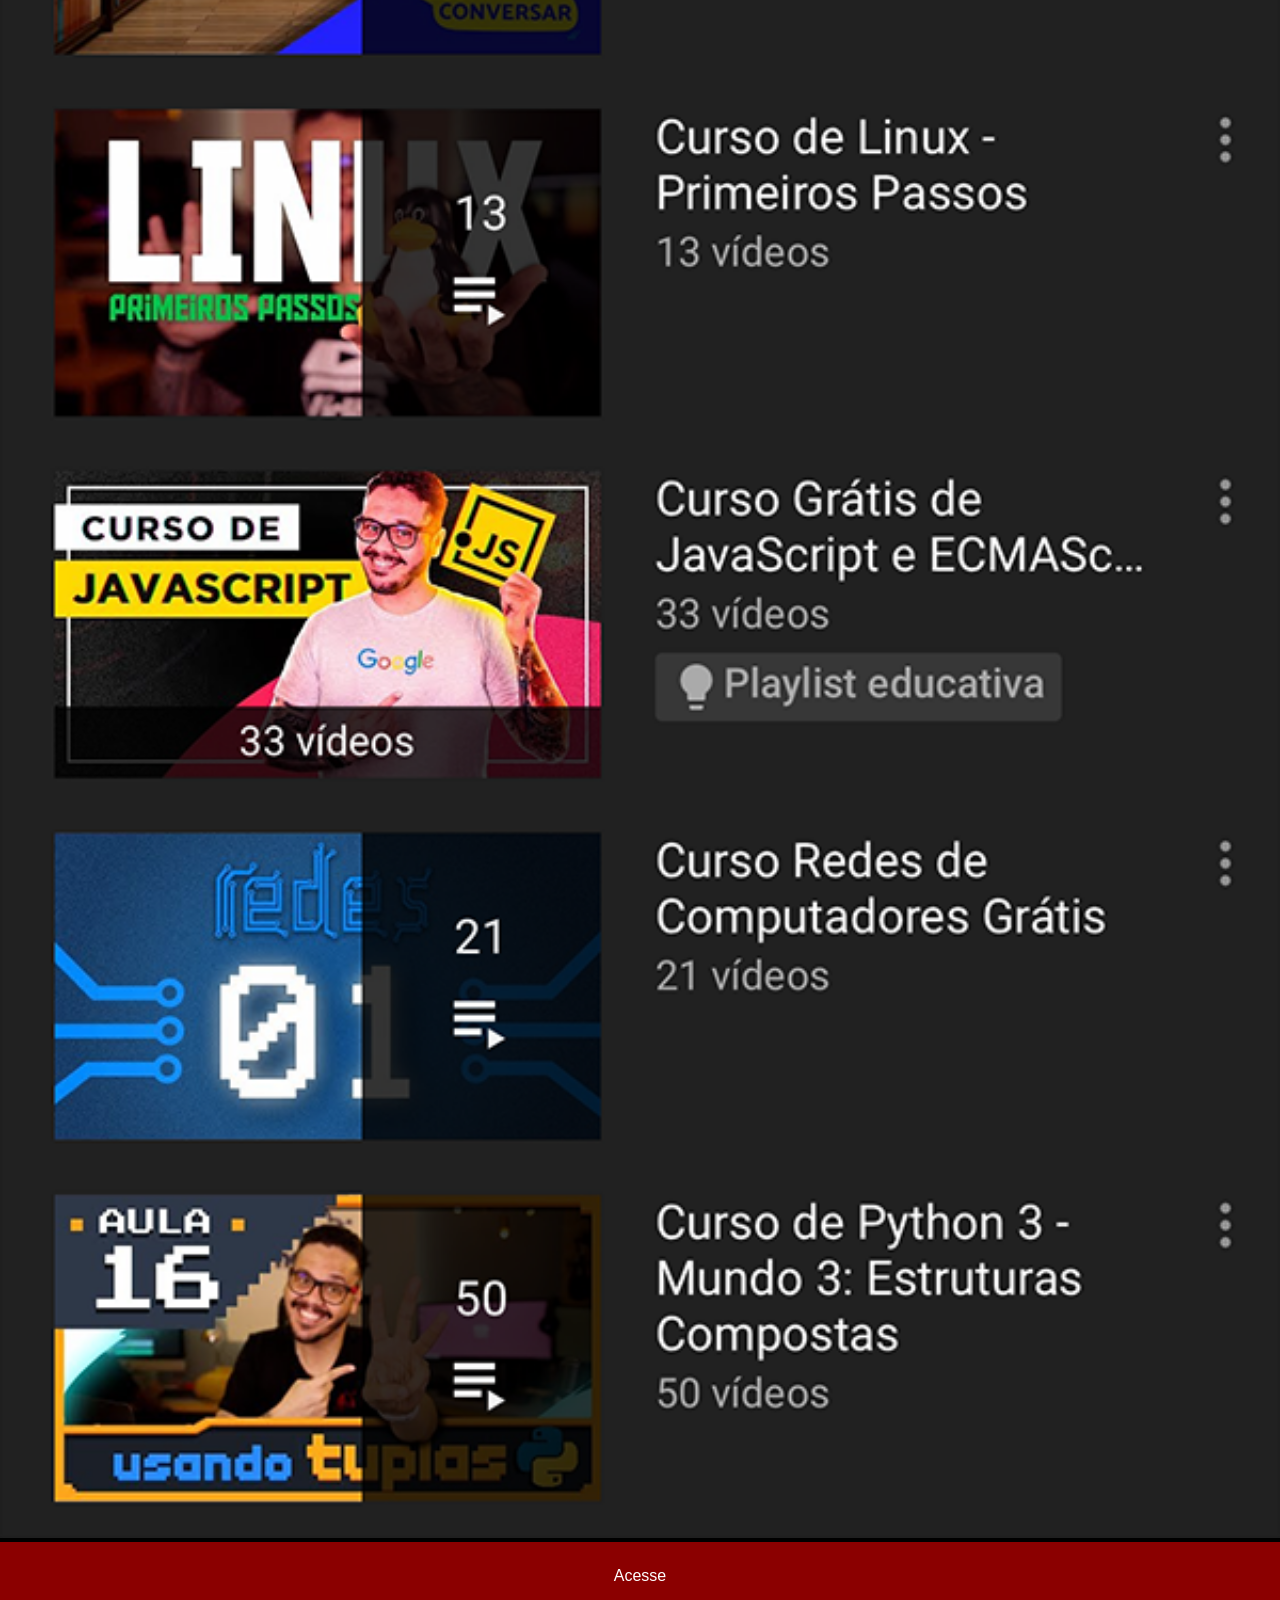
<file: youtube.html>
<!DOCTYPE html>
<html lang="pt-br">
<head>
    <meta charset="UTF-8">
    <meta name="viewport" content="width=device-width, initial-scale=1.0">
    <title>Document</title>
    <link rel="stylesheet" href="estilos/social.css">
</head>
<body>
    <img src="imagens/tela-youtube.png" alt="YouTube">
    <a href="https://www.youtube.com/@cursoemvideo/playlists" target="_blank">Acesse</a>
</body>
</html>
</file>
<file: estilos/style.css>
@charset "UTF-8";

* {
    margin: 0px;
    padding: 0px;
    font-family: Arial, Helvetica, sans-serif;
}

html, body {
    height: 100vh;
    width: 100vw;
    background-color: black;
}

body {
    background: url('../imagens/fundo-madeira.jpg') no-repeat top center;
    background-size: cover;
}

main {
    height: 100vh;
    position: relative;
}

section#telefone {
    position: absolute;
    top: 50%;
    left: 50%;
    transform: translate(-50%, -50%);
    height: 627px;
    width: 315px;
    background: url(../imagens/frame-iphone.png);
    background-repeat: no-repeat;
}

iframe#tela {
    position: relative;
    top: 80px;
    left: 21px;
    width: 269px;
    height: 472px;
}

section#redes-sociais {
    text-align: right;
}

section#redes-sociais img {
    width: 50px;
    margin: 10px;
    border-radius: 50%;
    box-shadow: 2px 2px 5px rgba(0, 0, 0, 0.641);
    box-sizing: border-box;
}

section#redes-sociais img:hover {
    border: 2px solid rgba(255, 255, 255, 0.57);
    transform: translate(-3px, -3px);
    box-shadow: 5px 5px 8px rgba(0, 0, 0, 0.7);
    transition: transform 0.5s, border 0.2s;
}
</file>
<file: estilos/social.css>
* {
    margin: 0px;
    padding: 0px;
    font-family: Arial, Helvetica, sans-serif;
}

body {
    background-color: black;
}

::-webkit-scrollbar {
    width: 0px;
    height: 0px;
}

img {
    width: 100vw;
}

a {
    background-color: darkred;
    color: white;
    padding: 25px;
    text-align: center; 
    display: block;
    text-decoration: none;

}

a:hover {
    background-color: red;
    transition: background-color 0.3s;
}
</file>
